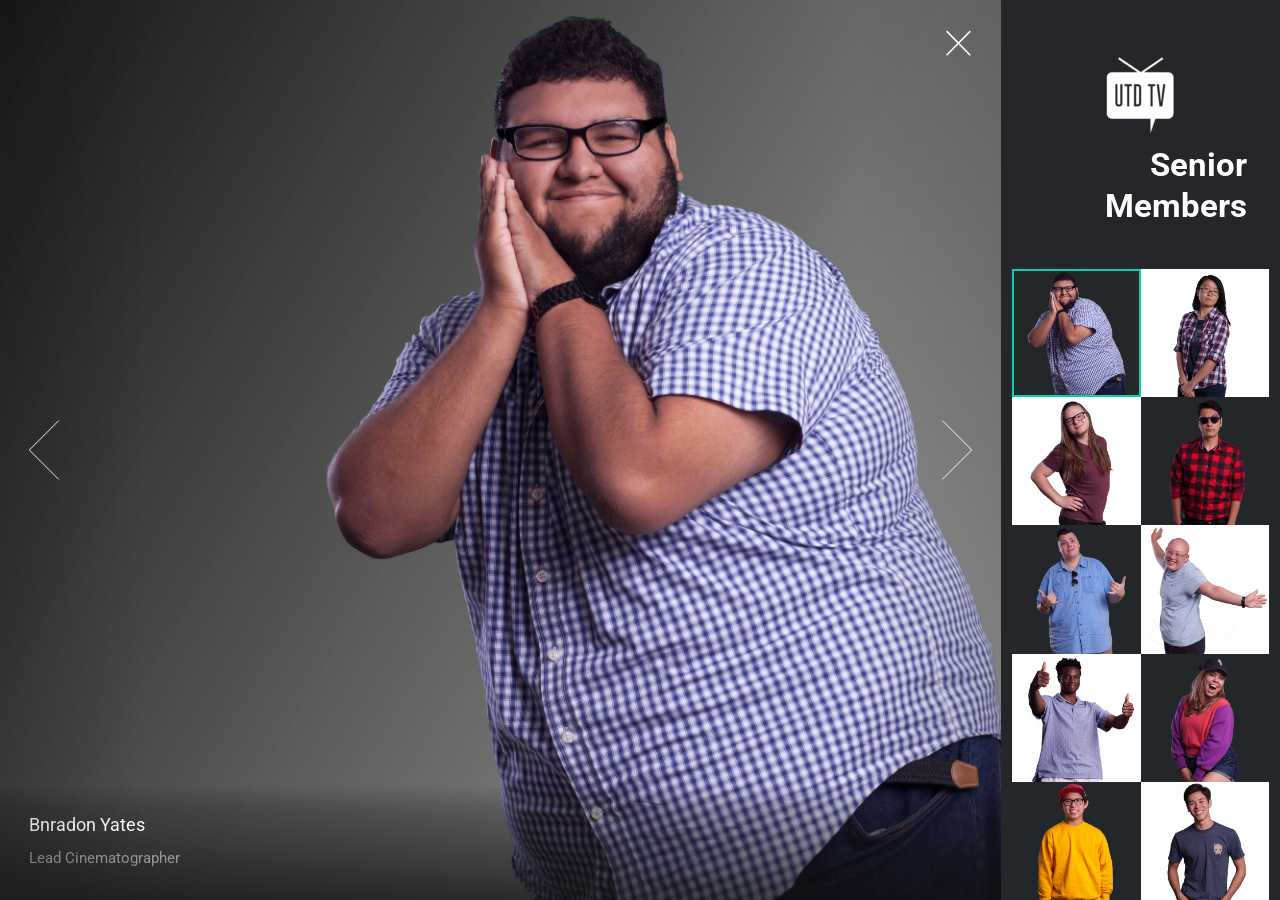
<file: senior-members-page/senior-members.html>
<!DOCTYPE HTML>
<html>
	<head>
		<title>UTD TV | Senior Members</title>
		<meta charset="utf-8" />
		<meta name="viewport" content="width=device-width, initial-scale=1, user-scalable=no" />
		<link rel="stylesheet" href="assets/css/main.css" />
		<noscript><link rel="stylesheet" href="assets/css/noscript.css" /></noscript>
	</head>
	<body class="is-preload-0 is-preload-1 is-preload-2">

		<!-- Main -->
			<div id="main">

				<!-- Header -->
					<header id="header">
						<img src="images/white_logo.png"/>
						<h1>Senior Members</h1>
					</header>

				<!-- Thumbnail -->
					<section id="thumbnails">
						<article>
							<a class="thumbnail" href="images/fulls/rudy_full.jpg" data-position="left center"><img src="images/thumbs/rudy_thumb.jpg" alt="" /></a>
							<h2>Bnradon Yates</h2>
							<p>Lead Cinematographer</p>
						</article>
						<article>
							<a class="thumbnail" href="images/fulls/ellen_full.jpg"><img src="images/thumbs/ellen_thumb.jpg" alt="" /></a>
							<h2>Adan Morales</h2>
							<p>Sed velit lacus, laoreet at venenatis convallis in lorem tincidunt.</p>
						</article>
						<article>
							<a class="thumbnail" href="images/fulls/james_full.jpg" data-position="top center"><img src="images/thumbs/james_thumb.jpg" alt="" /></a>
							<h2>Nec accumsan enim felis</h2>
							<p>Maecenas eleifend tellus ut turpis eleifend, vitae pretium faucibus.</p>
						</article>
						<article>
							<a class="thumbnail" href="images/fulls/adan_full.jpg"><img src="images/thumbs/adan1_thumb1.jpg" alt="" /></a>
							<h2>Donec maximus nisi eget</h2>
							<p>Tristique in nulla vel congue. Sed sociis natoque parturient nascetur.</p>
						</article>
						<article>
							<a class="thumbnail" href="images/fulls/ethan_full.jpg" data-position="top center"><img src="images/thumbs/ethan_thumb.jpg" alt="" /></a>
							<h2>Nullam vitae nunc vulputate</h2>
							<p>In pellentesque cursus velit id posuere. Donec vehicula nulla.</p>
						</article>
						<article>
							<a class="thumbnail" href="images/fulls/cal_full.jpg"><img src="images/thumbs/cal_thumb.jpg" alt="" /></a>
							<h2>Phasellus magna faucibus</h2>
							<p>Nulla dignissim libero maximus tellus varius dictum ut posuere magna.</p>
						</article>
						<article>
							<a class="thumbnail" href="images/fulls/freddy_full.jpg"><img src="images/thumbs/freddy_thumb.jpg" alt="" /></a>
							<h2>Proin quis mauris</h2>
							<p>Etiam ultricies, lorem quis efficitur porttitor, facilisis ante orci urna.</p>
						</article>
						<article>
							<a class="thumbnail" href="images/fulls/abby_full.jpg"><img src="images/thumbs/abby_thumb.jpg" alt="" /></a>
							<h2>Proin quis mauris</h2>
							<p>Etiam ultricies, lorem quis efficitur porttitor, facilisis ante orci urna.</p>
						</article>
						<article>
							<a class="thumbnail" href="images/fulls/joe_full.jpg"><img src="images/thumbs/joe_thumb.jpg" alt="" /></a>
							<h2>Proin quis mauris</h2>
							<p>Etiam ultricies, lorem quis efficitur porttitor, facilisis ante orci urna.</p>
						</article>
						<article>
							<a class="thumbnail" href="images/fulls/brandon_full.jpg"><img src="images/thumbs/brandon_thumb.jpg" alt="" /></a>
							<h2>Proin quis mauris</h2>
							<p>Etiam ultricies, lorem quis efficitur porttitor, facilisis ante orci urna.</p>
						</article>
						<article>
							<a class="thumbnail" href="images/fulls/jesse_full.jpg"><img src="images/thumbs/jesse_thumb.jpg" alt="" /></a>
							<h2>Proin quis mauris</h2>
							<p>Etiam ultricies, lorem quis efficitur porttitor, facilisis ante orci urna.</p>
						</article>
						
					</section>

				<!-- Footer -->
					<footer id="footer">
						<ul class="copyright">
							<li>&copy; 2018.</li><li>Photos By: Bryan Pham</li>
						</ul>
					</footer>

			</div>

		<!-- Scripts -->
			<script src="assets/js/jquery.min.js"></script>
			<script src="assets/js/browser.min.js"></script>
			<script src="assets/js/breakpoints.min.js"></script>
			<script src="assets/js/main.js"></script>

	</body>
</html>
</file>
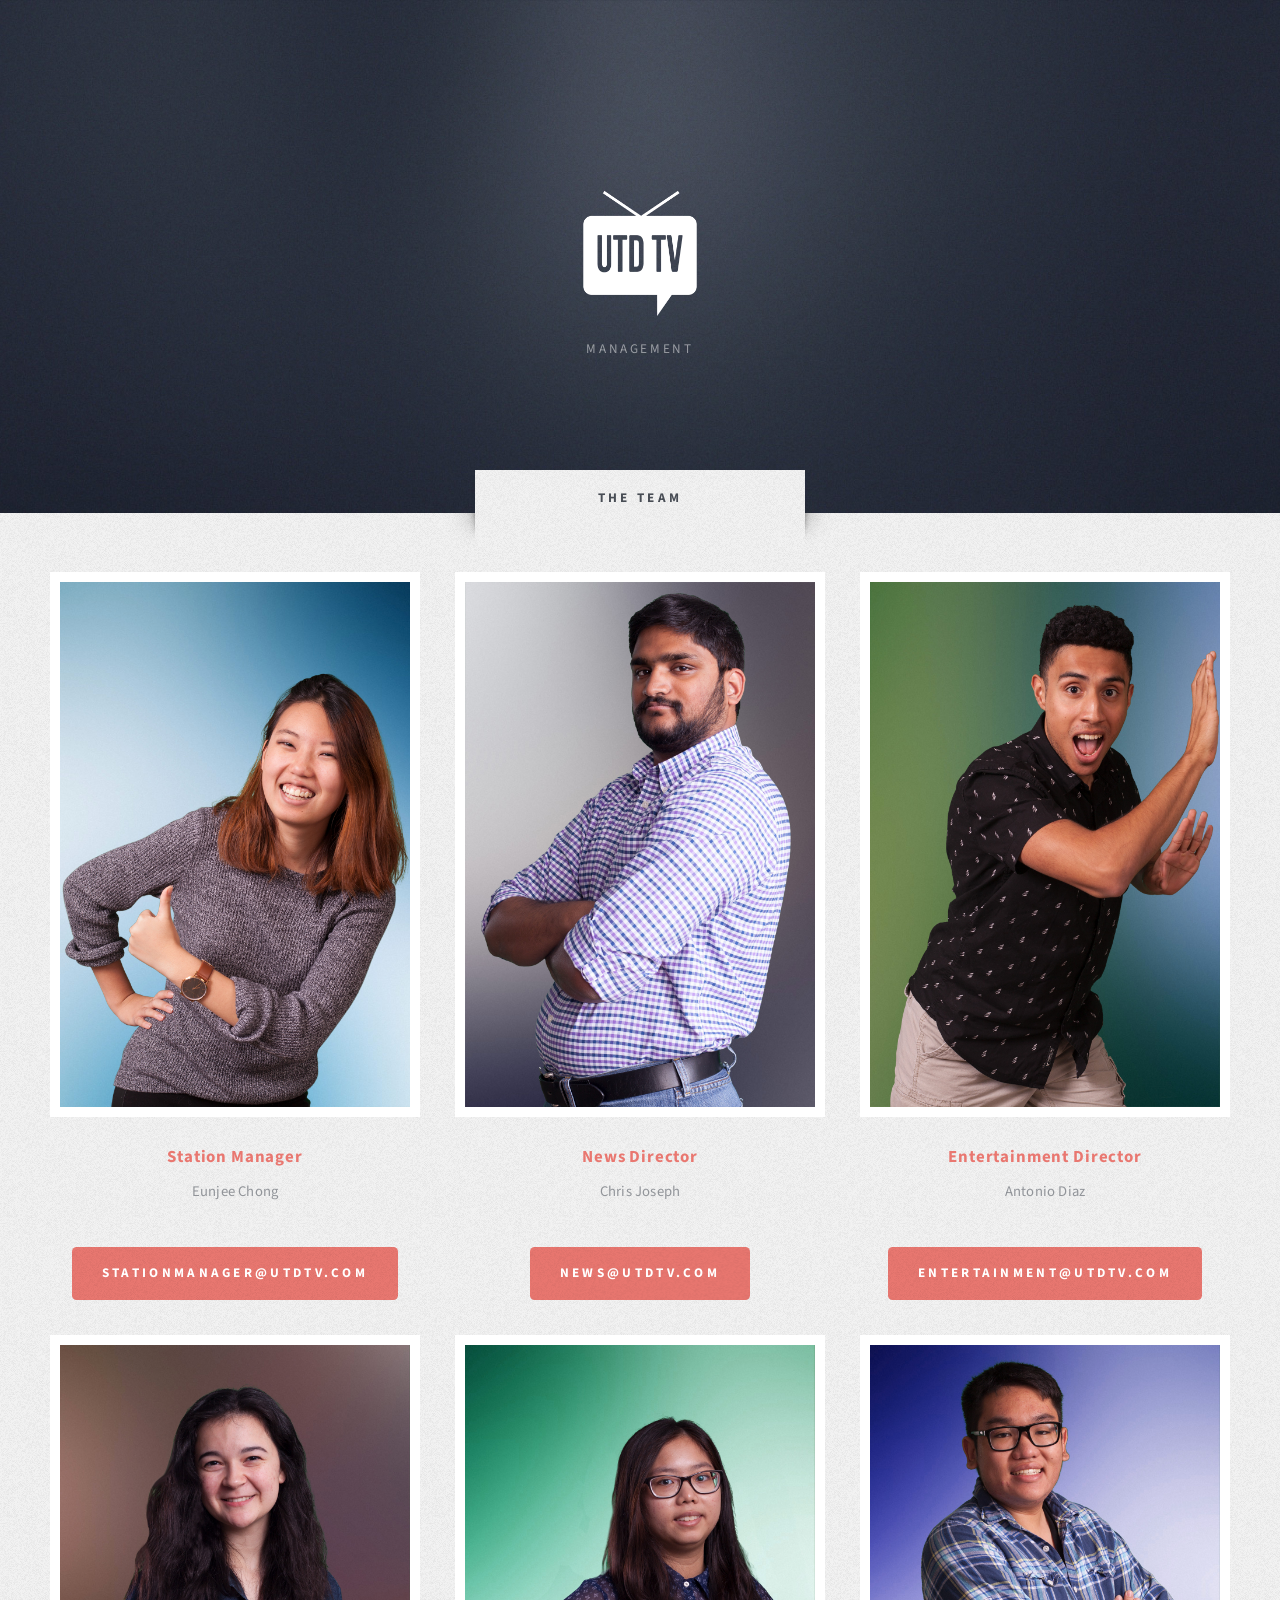
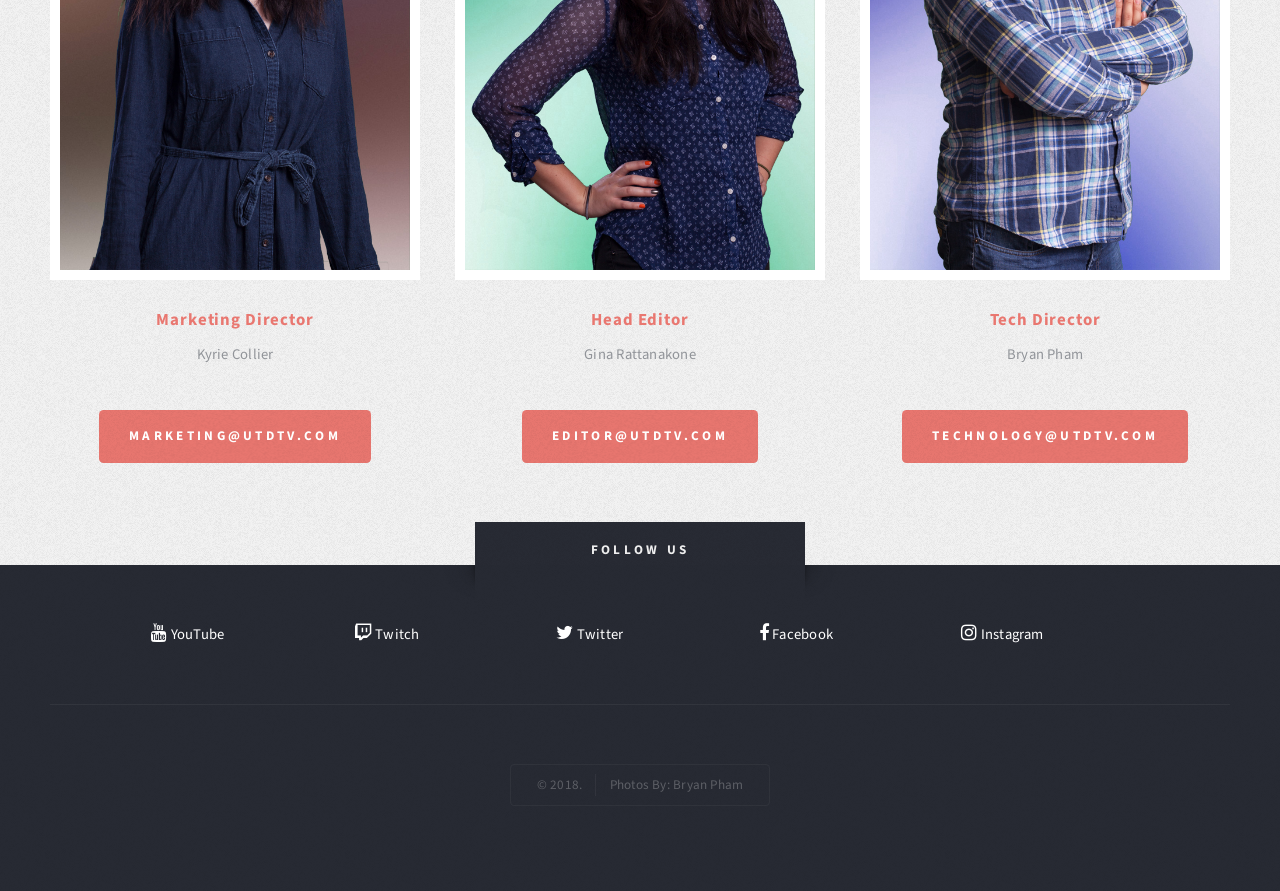
<file: team-page/team-page.html>
<!DOCTYPE HTML>

<html>
	<head>
		<title>UTD TV | Our Team</title>
		<meta charset="utf-8" />
		<meta name="viewport" content="width=device-width, initial-scale=1, user-scalable=no" />
		<link rel="stylesheet" href="assets/css/main.css" />
	</head>
	<body class="homepage is-preload">
		<div id="page-wrapper">

			<!-- Header -->
				<section id="header" class="wrapper">
					<!-- Logo -->
						<div id="logo">
							<h1><img src="images/UTDTV-logo-white.png" width="10%"/></h1>
							<p>Management</p>
						</div>

				</section>

			<!-- Highlights -->
				<section id="highlights" class="wrapper style3">
					<div class="title">The Team</div>
					<div class="container">
						<div class="row aln-center">
							<div class="col-4 col-12-medium">
								<section class="highlight">
									<a href="#" class="image featured"><img src="images/eunjee.jpg" alt="" /></a>
									<h3>Station Manager</h3>
									<p>Eunjee Chong</p>
									<ul class="actions">
										<li><a class="button style1">stationmanager@utdtv.com</a></li>
									</ul>
								</section>
							</div>
							<div class="col-4 col-12-medium">
								<section class="highlight">
									<a href="#" class="image featured"><img src="images/chris.jpg" alt="" /></a>
									<h3>News Director</h3>
									<p>Chris Joseph</p>
									<ul class="actions">
										<li><a class="button style1">news@utdtv.com</a></li>
									</ul>
								</section>
							</div>
							<div class="col-4 col-12-medium">
								<section class="highlight">
									<a href="#" class="image featured"><img src="images/antonio.jpg" alt="" /></a>
									<h3>Entertainment Director</h3>
									<p>Antonio Diaz</p>
									<ul class="actions">
										<li><a class="button style1">entertainment@utdtv.com</a></li>
									</ul>
								</section>
							</div>
							<div class="col-4 col-12-medium">
								<section class="highlight">
									<a href="#" class="image featured"><img src="images/kyrie.jpg" alt="" /></a>
									<h3>Marketing Director</h3>
									<p>Kyrie Collier</p>
									<ul class="actions">
										<li><a class="button style1">marketing@utdtv.com</a></li>
									</ul>
								</section>
							</div>
							<div class="col-4 col-12-medium">
								<section class="highlight">
									<a href="#" class="image featured"><img src="images/gina.jpg" alt="" /></a>
									<h3>Head Editor</h3>
									<p>Gina Rattanakone</p>
									<ul class="actions">
										<li><a class="button style1">editor@utdtv.com</a></li>
									</ul>
								</section>
							</div>
							<div class="col-4 col-12-medium">
								<section class="highlight">
									<a href="#" class="image featured"><img src="images/bryan.jpg" alt="" /></a>
									<h3>Tech Director</h3>
									<p>Bryan Pham</p>
									<ul class="actions">
										<li><a class="button style1">technology@utdtv.com</a></li>
									</ul>
								</section>
							</div>
						</div>
					</div>
				</section>

			<!-- Footer -->
				<section id="footer" class="wrapper">
					<div class="title">Follow Us</div>
					<div class="container">
						<div class="row aln-center">
							<div class="col-2 col-2-medium">
								<a href="https://www.youtube.com/user/utdtv" class="icon fa-youtube"> YouTube</a>
							</div>
							<div class="col-2 col-2-medium">
								<a href="https://www.twitch.tv/utdtv" class="icon fa-twitch"> Twitch</a>
							</div>
							<div class="col-2 col-2-medium">
								<a href="https://twitter.com/UTDTV" class="icon fa-twitter"> Twitter</a>
							</div>
							<div class="col-2 col-2-medium">
								<a href="https://www.facebook.com/UTDTV/" class="icon fa-facebook"> Facebook</a>
							</div>
							<div class="col-2 col-2-medium">
								<a href="https://www.instagram.com/utdtv/" class="icon fa-instagram"> Instagram </a>
							</div>
						</div>
						
						<div id="copyright">
							<ul>
								<li>&copy; 2018.</li><li>Photos By: Bryan Pham</li>
							</ul>
						</div>
					</div>
				</section>

		</div>

		<!-- Scripts -->
			<script src="assets/js/jquery.min.js"></script>
			<script src="assets/js/jquery.dropotron.min.js"></script>
			<script src="assets/js/browser.min.js"></script>
			<script src="assets/js/breakpoints.min.js"></script>
			<script src="assets/js/util.js"></script>
			<script src="assets/js/main.js"></script>

	</body>
</html>
</file>
<file: senior-members-page/assets/css/noscript.css>
/*
	Lens by HTML5 UP
	html5up.net | @ajlkn
	Free for personal and commercial use under the CCA 3.0 license (html5up.net/license)
*/

/* Main */

	#main {
		opacity: 1 !important;
		right: 0 !important;
	}

	body:before {
		content: 'Javascript is disabled :(';
		display: block;
		position: absolute;
		top: 50%;
		width: calc(100% - 22.5em * 0.333333333);
		height: 4em;
		margin-top: -2em;
		color: #282828;
		cursor: default;
		font-size: 3em;
		line-height: 4em;
		text-align: center;
		white-space: nowrap;
		left: 0;
	}
</file>
<file: senior-members-page/assets/css/main.css>
@import url(font-awesome.min.css);
@import url("https://fonts.googleapis.com/css?family=Roboto:400,700");

/*
	Lens by HTML5 UP
	html5up.net | @ajlkn
	Free for personal and commercial use under the CCA 3.0 license (html5up.net/license)
*/

html, body, div, span, applet, object,
iframe, h1, h2, h3, h4, h5, h6, p, blockquote,
pre, a, abbr, acronym, address, big, cite,
code, del, dfn, em, img, ins, kbd, q, s, samp,
small, strike, strong, sub, sup, tt, var, b,
u, i, center, dl, dt, dd, ol, ul, li, fieldset,
form, label, legend, table, caption, tbody,
tfoot, thead, tr, th, td, article, aside,
canvas, details, embed, figure, figcaption,
footer, header, hgroup, menu, nav, output, ruby,
section, summary, time, mark, audio, video {
	margin: 0;
	padding: 0;
	border: 0;
	font-size: 100%;
	font: inherit;
	vertical-align: baseline;}

article, aside, details, figcaption, figure,
footer, header, hgroup, menu, nav, section {
	display: block;}

body {
	line-height: 1;
}

ol, ul {
	list-style: none;
}

blockquote, q {
	quotes: none;
}

	blockquote:before, blockquote:after, q:before, q:after {
		content: '';
		content: none;
	}

table {
	border-collapse: collapse;
	border-spacing: 0;
}

body {
	-webkit-text-size-adjust: none;
}

mark {
	background-color: transparent;
	color: inherit;
}

input::-moz-focus-inner {
	border: 0;
	padding: 0;
}

input, select, textarea {
	-moz-appearance: none;
	-webkit-appearance: none;
	-ms-appearance: none;
	appearance: none;
}

/* Basic */

	/*
		@-ms-viewport {
			width: device-width;
		}

	*/

	@media screen and (max-width: 480px) {

		html, body {
			min-width: 320px;
		}

	}

	body.is-preload-0 *, body.is-preload-0 *:before, body.is-preload-0 *:after {
		-moz-animation: none !important;
		-webkit-animation: none !important;
		-ms-animation: none !important;
		animation: none !important;
		-moz-transition: none !important;
		-webkit-transition: none !important;
		-ms-transition: none !important;
		transition: none !important;
	}

	html {
		box-sizing: border-box;
	}

	*, *:before, *:after {
		box-sizing: inherit;
	}

	html, body {
		background-color: #242629;
		overflow: hidden;
	}

/* Type */

	html {
		font-size: 16pt;
	}

		@media screen and (max-width: 1680px) {

			html {
				font-size: 12pt;
			}

		}

		@media screen and (max-width: 1280px) {

			html {
				font-size: 11pt;
			}

		}

	body {
		background-color: #242629;
		color: #aaa;
	}

	body, input, select, textarea {
		font-family: "Roboto", Helvetica, sans-serif;
		font-weight: 400;
		line-height: 1.65;
		font-size: 1em;
		color: #aaa;
	}

	a {
		-moz-transition: color 0.25s ease, border-bottom-color 0.25s ease;
		-webkit-transition: color 0.25s ease, border-bottom-color 0.25s ease;
		-ms-transition: color 0.25s ease, border-bottom-color 0.25s ease;
		transition: color 0.25s ease, border-bottom-color 0.25s ease;
		border-bottom: dotted 1px;
		color: inherit;
		text-decoration: none;
	}

		a:hover {
			border-bottom-color: transparent;
			color: #00D3B7;
		}

	strong, b {
		font-weight: 400;
		color: #ffffff;
	}

	em, i {
		font-style: italic;
	}

	p {
		margin: 0 0 1.25em 0;
	}

	h1, h2, h3, h4, h5, h6 {
		font-weight: 400;
		line-height: 1.25;
		margin: 0 0 0.5em 0;
		color: #ffffff;
	}

		h1 a, h2 a, h3 a, h4 a, h5 a, h6 a {
			color: inherit;
			text-decoration: none;
		}

	h2 {
		font-size: 1.25em;
	}

	h3 {
		font-size: 1em;
	}

	h4 {
		font-size: 0.9em;
	}

	h5 {
		font-size: 0.8em;
	}

	h6 {
		font-size: 0.7em;
	}

	sub {
		font-size: 0.8em;
		position: relative;
		top: 0.5em;
	}

	sup {
		font-size: 0.8em;
		position: relative;
		top: -0.5em;
	}

	blockquote {
		border-left: solid 4px #ccc;
		font-style: italic;
		margin: 0 0 1.25em 0;
		padding: 0.3125em 0 0.3125em 1.25em;
	}

	code {
		border-radius: 4px;
		border: solid 1px;
		font-family: "Courier New", monospace;
		font-size: 0.9em;
		margin: 0 0.25em;
		padding: 0.25em 0.65em;
		border-color: #ccc;
	}

	pre {
		-webkit-overflow-scrolling: touch;
		font-family: "Courier New", monospace;
		font-size: 0.9em;
		margin: 0 0 1.25em 0;
	}

		pre code {
			display: block;
			padding: 1em 1.5em;
			overflow-x: auto;
		}

	hr {
		border: 0;
		border-bottom: solid 1px #ccc;
		margin: 1.25em 0;
	}

		hr.major {
			margin: 1.875em 0;
		}

	.align-left {
		text-align: left;
	}

	.align-center {
		text-align: center;
	}

	.align-right {
		text-align: right;
	}

/* Button */

	input[type="submit"],
	input[type="reset"],
	input[type="button"],
	button,
	.button {
		-moz-appearance: none;
		-webkit-appearance: none;
		-ms-appearance: none;
		appearance: none;
		-moz-transition: background-color 0.25s ease-in-out, border-color 0.25s ease-in-out, color 0.25s ease-in-out;
		-webkit-transition: background-color 0.25s ease-in-out, border-color 0.25s ease-in-out, color 0.25s ease-in-out;
		-ms-transition: background-color 0.25s ease-in-out, border-color 0.25s ease-in-out, color 0.25s ease-in-out;
		transition: background-color 0.25s ease-in-out, border-color 0.25s ease-in-out, color 0.25s ease-in-out;
		background-color: transparent;
		border-radius: 4px;
		border: solid 1px #ccc;
		color: #555;
		cursor: pointer;
		display: inline-block;
		line-height: 1;
		padding: 0.75em 1.5em;
		text-align: center;
		text-decoration: none;
		white-space: nowrap;
	}

		input[type="submit"]:hover,
		input[type="reset"]:hover,
		input[type="button"]:hover,
		button:hover,
		.button:hover {
			border-color: #00D3B7;
			color: #00D3B7;
		}

			input[type="submit"]:hover:active,
			input[type="reset"]:hover:active,
			input[type="button"]:hover:active,
			button:hover:active,
			.button:hover:active {
				background-color: rgba(0, 211, 183, 0.15);
			}

		input[type="submit"].icon,
		input[type="reset"].icon,
		input[type="button"].icon,
		button.icon,
		.button.icon {
			padding-left: 1.35em;
		}

			input[type="submit"].icon:before,
			input[type="reset"].icon:before,
			input[type="button"].icon:before,
			button.icon:before,
			.button.icon:before {
				margin-right: 0.5em;
			}

		input[type="submit"].fit,
		input[type="reset"].fit,
		input[type="button"].fit,
		button.fit,
		.button.fit {
			width: 100%;
		}

		input[type="submit"].small,
		input[type="reset"].small,
		input[type="button"].small,
		button.small,
		.button.small {
			font-size: 0.8em;
		}

		input[type="submit"].large,
		input[type="reset"].large,
		input[type="button"].large,
		button.large,
		.button.large {
			font-size: 1.35em;
		}

		input[type="submit"].disabled, input[type="submit"]:disabled,
		input[type="reset"].disabled,
		input[type="reset"]:disabled,
		input[type="button"].disabled,
		input[type="button"]:disabled,
		button.disabled,
		button:disabled,
		.button.disabled,
		.button:disabled {
			pointer-events: none;
			opacity: 0.25;
		}

/* Form */

	form {
		margin: 0 0 1.25em 0;
	}

	label {
		color: #555;
		display: block;
		font-size: 0.9em;
		font-weight: 400;
		margin: 0 0 0.625em 0;
	}

	input[type="text"],
	input[type="password"],
	input[type="email"],
	select,
	textarea {
		-moz-appearance: none;
		-webkit-appearance: none;
		-ms-appearance: none;
		appearance: none;
		background-color: transparent;
		border-radius: 4px;
		border: solid 1px #ccc;
		color: inherit;
		display: block;
		outline: 0;
		padding: 0 0.75em;
		text-decoration: none;
		width: 100%;
	}

		input[type="text"]:invalid,
		input[type="password"]:invalid,
		input[type="email"]:invalid,
		select:invalid,
		textarea:invalid {
			box-shadow: none;
		}

		input[type="text"]:focus,
		input[type="password"]:focus,
		input[type="email"]:focus,
		select:focus,
		textarea:focus {
			border-color: #00D3B7;
		}

	select {
		background-image: url("data:image/svg+xml;charset=utf8,%3Csvg xmlns='http://www.w3.org/2000/svg' width='40' height='40' preserveAspectRatio='none' viewBox='0 0 40 40'%3E%3Cpath d='M9.4,12.3l10.4,10.4l10.4-10.4c0.2-0.2,0.5-0.4,0.9-0.4c0.3,0,0.6,0.1,0.9,0.4l3.3,3.3c0.2,0.2,0.4,0.5,0.4,0.9 c0,0.4-0.1,0.6-0.4,0.9L20.7,31.9c-0.2,0.2-0.5,0.4-0.9,0.4c-0.3,0-0.6-0.1-0.9-0.4L4.3,17.3c-0.2-0.2-0.4-0.5-0.4-0.9 c0-0.4,0.1-0.6,0.4-0.9l3.3-3.3c0.2-0.2,0.5-0.4,0.9-0.4S9.1,12.1,9.4,12.3z' fill='%23ccc' /%3E%3C/svg%3E");
		background-size: 1.25rem;
		background-repeat: no-repeat;
		background-position: calc(100% - 1rem) center;
		height: 2.75em;
		padding-right: 2.75em;
		text-overflow: ellipsis;
	}

		select option {
			color: #555;
			background: #fff;
		}

		select:focus::-ms-value {
			background-color: transparent;
		}

		select::-ms-expand {
			display: none;
		}

	.select-wrapper {
		text-decoration: none;
		display: block;
		position: relative;
	}

		.select-wrapper:before {
			-moz-osx-font-smoothing: grayscale;
			-webkit-font-smoothing: antialiased;
			font-family: FontAwesome;
			font-style: normal;
			font-weight: normal;
			text-transform: none !important;
		}

		.select-wrapper:before {
			color: #ccc;
			content: '\f107';
			display: block;
			height: 2.75em;
			line-height: 2.75em;
			pointer-events: none;
			position: absolute;
			right: 0;
			text-align: center;
			top: 0;
			width: 2.75em;
		}

		.select-wrapper select::-ms-expand {
			display: none;
		}

	input[type="text"],
	input[type="password"],
	input[type="email"],
	select {
		height: 2.75em;
	}

	textarea {
		padding: 0.75em 1em;
	}

	input[type="checkbox"],
	input[type="radio"] {
		-moz-appearance: none;
		-webkit-appearance: none;
		-ms-appearance: none;
		appearance: none;
		display: block;
		float: left;
		margin-right: -2em;
		opacity: 0;
		width: 1em;
		z-index: -1;
	}

		input[type="checkbox"] + label,
		input[type="radio"] + label {
			text-decoration: none;
			color: #aaa;
			cursor: pointer;
			display: inline-block;
			font-size: 1em;
			font-weight: 400;
			margin: 0;
			padding-left: 2.4em;
			padding-right: 0.75em;
			position: relative;
		}

			input[type="checkbox"] + label:before,
			input[type="radio"] + label:before {
				-moz-osx-font-smoothing: grayscale;
				-webkit-font-smoothing: antialiased;
				font-family: FontAwesome;
				font-style: normal;
				font-weight: normal;
				text-transform: none !important;
			}

			input[type="checkbox"] + label:before,
			input[type="radio"] + label:before {
				background: transparent;
				border-radius: 4px;
				border: solid 1px #ccc;
				content: '';
				display: inline-block;
				height: 1.65em;
				left: 0;
				line-height: 1.58125em;
				position: absolute;
				text-align: center;
				top: 0;
				width: 1.65em;
			}

		input[type="checkbox"]:checked + label:before,
		input[type="radio"]:checked + label:before {
			background-color: #555;
			border-color: #555;
			color: #fff;
			content: '\f00c';
		}

		input[type="checkbox"]:focus + label:before,
		input[type="radio"]:focus + label:before {
			border-color: #00D3B7;
		}

	input[type="checkbox"] + label:before {
		border-radius: 4px;
	}

	input[type="radio"] + label:before {
		border-radius: 100%;
	}

	::-webkit-input-placeholder {
		opacity: 1.0;
		color: #ccc !important;
	}

	:-moz-placeholder {
		opacity: 1.0;
		color: #ccc !important;
	}

	::-moz-placeholder {
		opacity: 1.0;
		color: #ccc !important;
	}

	:-ms-input-placeholder {
		opacity: 1.0;
		color: #ccc !important;
	}

	.field {
		margin: 0 0 1.25em 0;
	}

/* Icon */

	.icon {
		text-decoration: none;
		border-bottom: none;
		position: relative;
	}

		.icon:before {
			-moz-osx-font-smoothing: grayscale;
			-webkit-font-smoothing: antialiased;
			font-family: FontAwesome;
			font-style: normal;
			font-weight: normal;
			text-transform: none !important;
		}

		.icon > .label {
			display: none;
		}

/* List */

	ol {
		list-style: decimal;
		margin: 0 0 1.25em 0;
		padding-left: 1.25em;
	}

		ol li {
			padding-left: 0.25em;
		}

	ul {
		list-style: disc;
		margin: 0 0 1.25em 0;
		padding-left: 1em;
	}

		ul li {
			padding-left: 0.5em;
		}

		ul.alt {
			list-style: none;
			padding-left: 0;
		}

			ul.alt li {
				border-top: solid 1px #ccc;
				padding: 0.5em 0;
			}

				ul.alt li:first-child {
					border-top: 0;
					padding-top: 0;
				}

	dl {
		margin: 0 0 1.25em 0;
	}

		dl dt {
			display: block;
			font-weight: 400;
			margin: 0 0 0.625em 0;
		}

		dl dd {
			margin-left: 1.25em;
		}

/* Actions */

	ul.actions {
		display: -moz-flex;
		display: -webkit-flex;
		display: -ms-flex;
		display: flex;
		cursor: default;
		list-style: none;
		margin-left: -0.625em;
		padding-left: 0;
	}

		ul.actions li {
			padding: 0 0 0 0.625em;
			vertical-align: middle;
		}

		ul.actions.special {
			-moz-justify-content: center;
			-webkit-justify-content: center;
			-ms-justify-content: center;
			justify-content: center;
			width: 100%;
			margin-left: 0;
		}

			ul.actions.special li:first-child {
				padding-left: 0;
			}

		ul.actions.stacked {
			-moz-flex-direction: column;
			-webkit-flex-direction: column;
			-ms-flex-direction: column;
			flex-direction: column;
			margin-left: 0;
		}

			ul.actions.stacked li {
				padding: 0.8125em 0 0 0;
			}

				ul.actions.stacked li:first-child {
					padding-top: 0;
				}

		ul.actions.fit {
			width: calc(100% + 0.625em);
		}

			ul.actions.fit li {
				-moz-flex-grow: 1;
				-webkit-flex-grow: 1;
				-ms-flex-grow: 1;
				flex-grow: 1;
				-moz-flex-shrink: 1;
				-webkit-flex-shrink: 1;
				-ms-flex-shrink: 1;
				flex-shrink: 1;
				width: 100%;
			}

				ul.actions.fit li > * {
					width: 100%;
				}

			ul.actions.fit.stacked {
				width: 100%;
			}

		@media screen and (max-width: 480px) {

			ul.actions:not(.fixed) {
				-moz-flex-direction: column;
				-webkit-flex-direction: column;
				-ms-flex-direction: column;
				flex-direction: column;
				margin-left: 0;
				width: 100% !important;
			}

				ul.actions:not(.fixed) li {
					-moz-flex-grow: 1;
					-webkit-flex-grow: 1;
					-ms-flex-grow: 1;
					flex-grow: 1;
					-moz-flex-shrink: 1;
					-webkit-flex-shrink: 1;
					-ms-flex-shrink: 1;
					flex-shrink: 1;
					padding: 0.625em 0 0 0;
					text-align: center;
					width: 100%;
				}


					ul.actions:not(.fixed) li > * {
						width: 100%;
					}

					ul.actions:not(.fixed) li:first-child {
						padding-top: 0;
					}

					ul.actions:not(.fixed) li input[type="submit"],
					ul.actions:not(.fixed) li input[type="reset"],
					ul.actions:not(.fixed) li input[type="button"],
					ul.actions:not(.fixed) li button,
					ul.actions:not(.fixed) li .button {
						width: 100%;
					}

						ul.actions:not(.fixed) li input[type="submit"].icon:before,
						ul.actions:not(.fixed) li input[type="reset"].icon:before,
						ul.actions:not(.fixed) li input[type="button"].icon:before,
						ul.actions:not(.fixed) li button.icon:before,
						ul.actions:not(.fixed) li .button.icon:before {
							margin-left: -0.5rem;
						}

		}

/* Icons */

	ul.icons {
		cursor: default;
		list-style: none;
		padding-left: 0;
	}

		ul.icons li {
			display: inline-block;
			padding: 0 1em 0 0;
		}

			ul.icons li:last-child {
				padding-right: 0;
			}

			ul.icons li .icon:before {
				font-size: 1.5rem;
			}

/* Main */

	#main {
		-moz-transition: opacity 0.75s ease, right 0.75s ease, left 0.75s ease, visibility 0.75s;
		-webkit-transition: opacity 0.75s ease, right 0.75s ease, left 0.75s ease, visibility 0.75s;
		-ms-transition: opacity 0.75s ease, right 0.75s ease, left 0.75s ease, visibility 0.75s;
		transition: opacity 0.75s ease, right 0.75s ease, left 0.75s ease, visibility 0.75s;
		-webkit-overflow-scrolling: touch;
		position: fixed;
		top: 0;
		width: 22.5em;
		height: 100%;
		background: #242629;
		outline: 0;
		overflow-x: hidden;
		overflow-y: auto;
		text-align: right;
		visibility: visible;
		z-index: 10000;
		right: 0;
	}

		#main .toggle {
			-webkit-tap-highlight-color: rgba(0, 0, 0, 0);
			position: absolute;
			top: 0;
			width: 4em;
			height: 4em;
			background-image: url("images/close-small-alt.svg");
			background-repeat: no-repeat;
			background-size: 32px 32px;
			cursor: pointer;
			display: none;
			z-index: 1;
			background-position: 0.5em 0.5em;
			left: 0;
		}

		body.fullscreen #main {
			visibility: hidden;
			right: -22.5em;
		}

		body.is-preload-1 #main {
			opacity: 0;
			right: -2em;
		}

		@media screen and (max-width: 1280px) {

			#main {
				width: 19em;
			}

				body.fullscreen #main {
					right: -19em;
				}

		}

		@media screen and (max-width: 980px) {

			#main {
				background: #242629;/*rgba(255, 255, 255, 0.925);*/
			}

				#main .toggle {
					display: block;
				}

		}

		@media screen and (max-width: 480px) {

			#main {
				-moz-transition: opacity 0.5s ease, visibility 0.5s;
				-webkit-transition: opacity 0.5s ease, visibility 0.5s;
				-ms-transition: opacity 0.5s ease, visibility 0.5s;
				transition: opacity 0.5s ease, visibility 0.5s;
				width: 100%;
				background: #242629;
				text-align: center;
			}

				body.is-preload-1 #main {
					left: auto !important;
					right: auto !important;
				}

				body.fullscreen #main {
					left: auto !important;
					right: auto !important;
					opacity: 0;
				}

				#main .toggle {
					display: none;
				}

		}

/* Header */

	#header {
		padding: 3em 2.25em 1.75em 2.25em ;
	}

		#header h1 {
			font-size: 2.25em;
			font-weight: 700;
		}
		
		#header img {
			margin-left: auto;
			margin-right: auto;
			display: block;
		}

/* Footer */

	#footer {
		padding: 2.25em 2.25em 1em 2.25em ;
	}

		#footer .copyright {
			list-style: none;
			padding: 0;
		}

			#footer .copyright li {
				display: inline-block;
				font-size: 0.8em;
				margin-left: 0.35em;
				padding: 0;
			}

				#footer .copyright li:first-child {
					margin-left: 0;
				}

/* Thumbnails */

	#thumbnails {
		display: -moz-flex;
		display: -webkit-flex;
		display: -ms-flex;
		display: flex;
		-moz-flex-wrap: wrap;
		-webkit-flex-wrap: wrap;
		-ms-flex-wrap: wrap;
		flex-wrap: wrap;
		padding: 0 0.75em;
	}

		#thumbnails article {
			position: relative;
			width: 50%;
			background: #101010;
			outline: 0;
		}

			#thumbnails article .thumbnail {
				-webkit-tap-highlight-color: rgba(0, 0, 0, 0);
				display: block;
				position: relative;
				border: 0;
				outline: 0;
			}

				#thumbnails article .thumbnail img {
					display: block;
					width: 100%;
				}

				#thumbnails article .thumbnail:before {
					pointer-events: none;
					-moz-transition: opacity 0.25s ease;
					-webkit-transition: opacity 0.25s ease;
					-ms-transition: opacity 0.25s ease;
					transition: opacity 0.25s ease;
					content: '';
					position: absolute;
					left: 0;
					top: 0;
					width: 100%;
					height: 100%;
					box-shadow: inset 0 0 0 2px #00D3B7, inset 0 0 0px 3px rgba(0, 0, 0, 0.15);
					opacity: 0;
					z-index: 1;
				}

				#thumbnails article .thumbnail:focus:before {
					opacity: 0.5;
				}

			#thumbnails article h2, #thumbnails article p {
				display: none;
			}

			#thumbnails article.active .thumbnail:before {
				opacity: 1;
			}

		@media screen and (max-width: 480px) {

			#thumbnails article .thumbnail:before {
				display: none;
			}

		}

/* Viewer */

	@-moz-keyframes spinner {
		0% {
			-moz-transform: rotate(0deg);
			-webkit-transform: rotate(0deg);
			-ms-transform: rotate(0deg);
			transform: rotate(0deg);
		}

		100% {
			-moz-transform: rotate(360deg);
			-webkit-transform: rotate(360deg);
			-ms-transform: rotate(360deg);
			transform: rotate(360deg);
		}
	}

	@-webkit-keyframes spinner {
		0% {
			-moz-transform: rotate(0deg);
			-webkit-transform: rotate(0deg);
			-ms-transform: rotate(0deg);
			transform: rotate(0deg);
		}

		100% {
			-moz-transform: rotate(360deg);
			-webkit-transform: rotate(360deg);
			-ms-transform: rotate(360deg);
			transform: rotate(360deg);
		}
	}

	@-ms-keyframes spinner {
		0% {
			-moz-transform: rotate(0deg);
			-webkit-transform: rotate(0deg);
			-ms-transform: rotate(0deg);
			transform: rotate(0deg);
		}

		100% {
			-moz-transform: rotate(360deg);
			-webkit-transform: rotate(360deg);
			-ms-transform: rotate(360deg);
			transform: rotate(360deg);
		}
	}

	@keyframes spinner {
		0% {
			-moz-transform: rotate(0deg);
			-webkit-transform: rotate(0deg);
			-ms-transform: rotate(0deg);
			transform: rotate(0deg);
		}

		100% {
			-moz-transform: rotate(360deg);
			-webkit-transform: rotate(360deg);
			-ms-transform: rotate(360deg);
			transform: rotate(360deg);
		}
	}

	#viewer {
		-moz-transition: opacity 0.75s ease, width 0.75s ease;
		-webkit-transition: opacity 0.75s ease, width 0.75s ease;
		-ms-transition: opacity 0.75s ease, width 0.75s ease;
		transition: opacity 0.75s ease, width 0.75s ease;
		position: absolute;
		top: 0;
		width: calc(100% - 22.5em);
		height: 100%;
		left: 0;
	}

		#viewer .inner {
			pointer-events: none;
			position: absolute;
			top: 0;
			left: 0;
			width: 100%;
			height: 100%;
			z-index: 2;
		}

			#viewer .inner > * {
				pointer-events: auto;
			}

			#viewer .inner:before {
				background-image: -moz-linear-gradient(left, rgba(16,16,16,0.2), rgba(16,16,16,0) 10em, rgba(16,16,16,0)), -moz-linear-gradient(right, rgba(16,16,16,0.2), rgba(16,16,16,0) 10em, rgba(16,16,16,0));
				background-image: -webkit-linear-gradient(left, rgba(16,16,16,0.2), rgba(16,16,16,0) 10em, rgba(16,16,16,0)), -webkit-linear-gradient(right, rgba(16,16,16,0.2), rgba(16,16,16,0) 10em, rgba(16,16,16,0));
				background-image: -ms-linear-gradient(left, rgba(16,16,16,0.2), rgba(16,16,16,0) 10em, rgba(16,16,16,0)), -ms-linear-gradient(right, rgba(16,16,16,0.2), rgba(16,16,16,0) 10em, rgba(16,16,16,0));
				background-image: linear-gradient(left, rgba(16,16,16,0.2), rgba(16,16,16,0) 10em, rgba(16,16,16,0)), linear-gradient(right, rgba(16,16,16,0.2), rgba(16,16,16,0) 10em, rgba(16,16,16,0));
				content: '';
				display: block;
				position: absolute;
				top: 0;
				left: 0;
				width: 100%;
				height: 100%;
			}

			#viewer .inner .toggle {
				-webkit-tap-highlight-color: rgba(0, 0, 0, 0);
				position: absolute;
				top: 0;
				width: 4em;
				height: 4em;
				background-image: url("images/close.svg");
				background-repeat: no-repeat;
				background-size: 64px 64px;
				cursor: pointer;
				z-index: 1;
				right: 0;
				background-position: calc(100% - 0.75em) 0.75em;
			}

			#viewer .inner .nav-next,
			#viewer .inner .nav-previous {
				-webkit-tap-highlight-color: rgba(0, 0, 0, 0);
				position: absolute;
				top: 50%;
				width: 6em;
				height: 6em;
				margin-top: -3em;
				background-image: url("images/arrow.svg");
				background-position: center;
				background-repeat: no-repeat;
				background-size: contain;
				cursor: pointer;
			}

			#viewer .inner .nav-previous {
				-moz-transform: scaleX(-1);
				-webkit-transform: scaleX(-1);
				-ms-transform: scaleX(-1);
				transform: scaleX(-1);
				left: 0;
			}

			#viewer .inner .nav-next {
				right: 0;
			}

		#viewer .slide {
			-moz-transition: opacity 0.5s ease-in-out;
			-webkit-transition: opacity 0.5s ease-in-out;
			-ms-transition: opacity 0.5s ease-in-out;
			transition: opacity 0.5s ease-in-out;
			position: absolute;
			top: 0;
			left: 0;
			width: 100%;
			height: 100%;
			opacity: 1;
			z-index: 1;
		}

			#viewer .slide .caption {
				background-image: -moz-linear-gradient(bottom, rgba(16,16,16,0.75), rgba(16,16,16,0.25) 80%, rgba(16,16,16,0));
				background-image: -webkit-linear-gradient(bottom, rgba(16,16,16,0.75), rgba(16,16,16,0.25) 80%, rgba(16,16,16,0));
				background-image: -ms-linear-gradient(bottom, rgba(16,16,16,0.75), rgba(16,16,16,0.25) 80%, rgba(16,16,16,0));
				background-image: linear-gradient(bottom, rgba(16,16,16,0.75), rgba(16,16,16,0.25) 80%, rgba(16,16,16,0));
				padding: 2em 2em 0.75em 2em ;
				position: absolute;
				bottom: 0;
				left: 0;
				width: 100%;
				color: rgba(255, 255, 255, 0.5);
				z-index: 1;
			}

				#viewer .slide .caption h2, #viewer .slide .caption h3, #viewer .slide .caption h4, #viewer .slide .caption h5, #viewer .slide .caption h6 {
					color: #fff;
				}

			#viewer .slide .image {
				-moz-transition: opacity 0.5s ease-in-out;
				-webkit-transition: opacity 0.5s ease-in-out;
				-ms-transition: opacity 0.5s ease-in-out;
				transition: opacity 0.5s ease-in-out;
				position: absolute;
				top: 0;
				left: 0;
				width: 100%;
				height: 100%;
				background-repeat: no-repeat;
				background-size: cover;
				opacity: 0;
			}

			#viewer .slide:before {
				-moz-animation: spinner 1s linear infinite;
				-webkit-animation: spinner 1s linear infinite;
				-ms-animation: spinner 1s linear infinite;
				animation: spinner 1s linear infinite;
				-moz-transition: opacity 0.5s ease-in-out;
				-webkit-transition: opacity 0.5s ease-in-out;
				-ms-transition: opacity 0.5s ease-in-out;
				transition: opacity 0.5s ease-in-out;
				content: '';
				display: block;
				position: absolute;
				top: 50%;
				left: 50%;
				width: 3em;
				height: 3em;
				background-image: url("images/spinner.svg");
				background-position: center;
				background-repeat: no-repeat;
				background-size: contain;
				margin: -1.5em 0 0 -1.5em;
				opacity: 0;
			}

			#viewer .slide.loading:before {
				opacity: 1;
			}

			#viewer .slide.active .image {
				opacity: 1;
			}

		body.fullscreen #viewer {
			width: 100%;
		}

			body.fullscreen #viewer .inner .toggle {
				background-image: url("images/open.svg");
			}

		body.is-preload-1 #viewer {
			opacity: 0;
		}

		body.is-preload-2 #viewer .slide {
			opacity: 0;
		}

		@media screen and (max-width: 1280px) {

			#viewer {
				width: calc(100% - 19em);
			}

		}

		@media screen and (max-width: 980px) {

			#viewer {
				width: 100%;
			}

				#viewer .inner .toggle {
					-moz-transition: opacity 0.75s ease;
					-webkit-transition: opacity 0.75s ease;
					-ms-transition: opacity 0.75s ease;
					transition: opacity 0.75s ease;
					background-image: url("images/open.svg");
					opacity: 0;
					right: 0;
				}

				body.fullscreen #viewer .inner .toggle {
					opacity: 1;
				}

		}

		@media screen and (max-width: 736px) {

			#viewer .inner .toggle {
				background-size: 32px 32px;
			}

			#viewer .inner .nav-next,
			#viewer .inner .nav-previous {
				background-image: url("images/arrow-small.svg");
				background-size: 32px 32px;
			}

			body.fullscreen #viewer .inner .toggle {
				background-image: url("images/open-small.svg");
			}

		}

		@media screen and (max-width: 480px) {

			#viewer {
				-moz-transition: opacity 0.5s ease;
				-webkit-transition: opacity 0.5s ease;
				-ms-transition: opacity 0.5s ease;
				transition: opacity 0.5s ease;
				-moz-transition-delay: 0s;
				-webkit-transition-delay: 0s;
				-ms-transition-delay: 0s;
				transition-delay: 0s;
				opacity: 0;
			}

				#viewer .inner .toggle {
					background-image: url("images/close-small.svg") !important;
					background-size: 32px 32px;
				}

				body.fullscreen #viewer {
					-moz-transition-delay: 0.5s;
					-webkit-transition-delay: 0.5s;
					-ms-transition-delay: 0.5s;
					transition-delay: 0.5s;
					opacity: 1;
				}

		}
</file>
<file: team-page/assets/css/main.css>
@import url("font-awesome.min.css");
@import url("https://fonts.googleapis.com/css?family=Source+Sans+Pro:400,400italic,700,900");

/*
	Escape Velocity by HTML5 UP
	html5up.net | @ajlkn
	Free for personal and commercial use under the CCA 3.0 license (html5up.net/license)
*/

html, body, div, span, applet, object,
iframe, h1, h2, h3, h4, h5, h6, p, blockquote,
pre, a, abbr, acronym, address, big, cite,
code, del, dfn, em, img, ins, kbd, q, s, samp,
small, strike, strong, sub, sup, tt, var, b,
u, i, center, dl, dt, dd, ol, ul, li, fieldset,
form, label, legend, table, caption, tbody,
tfoot, thead, tr, th, td, article, aside,
canvas, details, embed, figure, figcaption,
footer, header, hgroup, menu, nav, output, ruby,
section, summary, time, mark, audio, video {
	margin: 0;
	padding: 0;
	border: 0;
	font-size: 100%;
	font: inherit;
	vertical-align: baseline;}

article, aside, details, figcaption, figure,
footer, header, hgroup, menu, nav, section {
	display: block;}

body {
	line-height: 1;
}

ol, ul {
	list-style: none;
}

blockquote, q {
	quotes: none;
}

	blockquote:before, blockquote:after, q:before, q:after {
		content: '';
		content: none;
	}

table {
	border-collapse: collapse;
	border-spacing: 0;
}

body {
	-webkit-text-size-adjust: none;
}

mark {
	background-color: transparent;
	color: inherit;
}

input::-moz-focus-inner {
	border: 0;
	padding: 0;
}

input, select, textarea {
	-moz-appearance: none;
	-webkit-appearance: none;
	-ms-appearance: none;
	appearance: none;
}

/* Basic */

	@-ms-viewport {
		width: device-width;
	}

	html {
		box-sizing: border-box;
	}

	*, *:before, *:after {
		box-sizing: inherit;
	}

	body.is-preload *, body.is-preload *:before, body.is-preload *:after {
		-moz-animation: none !important;
		-webkit-animation: none !important;
		-ms-animation: none !important;
		animation: none !important;
		-moz-transition: none !important;
		-webkit-transition: none !important;
		-ms-transition: none !important;
		transition: none !important;
	}

	body, input, textarea, select {
		font-family: 'Source Sans Pro', sans-serif;
		font-weight: 400;
		color: #919499;
		font-size: 14pt;
		line-height: 1.75em;
		letter-spacing: 0.025em;
	}

	h1, h2, h3, h4, h5, h6 {
		font-weight: 700;
		color: #484d55;
	}

		h1 a, h2 a, h3 a, h4 a, h5 a, h6 a {
			color: inherit;
			text-decoration: none;
		}

	a {
		-moz-transition: color .25s ease-in-out;
		-webkit-transition: color .25s ease-in-out;
		-ms-transition: color .25s ease-in-out;
		transition: color .25s ease-in-out;
		text-decoration: underline;
		color: #717479;
	}

		a:hover {
			text-decoration: none;
		}

	strong, b {
		font-weight: 700;
		color: #484d55;
	}

	blockquote {
		border-left: solid 0.5em #ddd;
		padding: 1em 0 1em 2em;
		font-style: italic;
	}

	em, i {
		font-style: italic;
	}

	hr {
		border: 0;
		border-top: solid 1px #ddd;
		margin: 2em 0 2em 0;
	}

	sub {
		position: relative;
		top: 0.5em;
		font-size: 0.8em;
	}

	sup {
		position: relative;
		top: -0.5em;
		font-size: 0.8em;
	}

	.nobr {
		white-space: nowrap;
	}

	br.clear {
		clear: both;
	}

	p, ul, ol, dl, table, blockquote, form {
		margin-bottom: 2em;
	}

/* Container */

	.container {
		margin: 0 auto;
		max-width: 100%;
		width: 68em;
	}

		@media screen and (max-width: 1680px) {

			.container {
				width: 70em;
			}

		}

		@media screen and (max-width: 1280px) {

			.container {
				width: calc(100% - 100px);
			}

		}

		@media screen and (max-width: 980px) {

			.container {
				width: calc(100% - 100px);
			}

		}

		@media screen and (max-width: 736px) {

			.container {
				width: calc(100% - 40px);
			}

		}

/* Row */

	.row {
		display: flex;
		flex-wrap: wrap;
		box-sizing: border-box;
		align-items: stretch;
	}

		.row > * {
			box-sizing: border-box;
		}

		.row.gtr-uniform > * > :last-child {
			margin-bottom: 0;
		}

		.row.aln-left {
			justify-content: flex-start;
		}

		.row.aln-center {
			justify-content: center;
		}

		.row.aln-right {
			justify-content: flex-end;
		}

		.row.aln-top {
			align-items: flex-start;
		}

		.row.aln-middle {
			align-items: center;
		}

		.row.aln-bottom {
			align-items: flex-end;
		}

		.row > .imp {
			order: -1;
		}

		.row > .col-1 {
			width: 8.3333333333%;
		}

		.row > .off-1 {
			margin-left: 8.3333333333%;
		}

		.row > .col-2 {
			width: 16.6666666667%;
		}

		.row > .off-2 {
			margin-left: 16.6666666667%;
		}

		.row > .col-3 {
			width: 25%;
		}

		.row > .off-3 {
			margin-left: 25%;
		}

		.row > .col-4 {
			width: 33.3333333333%;
		}

		.row > .off-4 {
			margin-left: 33.3333333333%;
		}

		.row > .col-5 {
			width: 41.6666666667%;
		}

		.row > .off-5 {
			margin-left: 41.6666666667%;
		}

		.row > .col-6 {
			width: 50%;
		}

		.row > .off-6 {
			margin-left: 50%;
		}

		.row > .col-7 {
			width: 58.3333333333%;
		}

		.row > .off-7 {
			margin-left: 58.3333333333%;
		}

		.row > .col-8 {
			width: 66.6666666667%;
		}

		.row > .off-8 {
			margin-left: 66.6666666667%;
		}

		.row > .col-9 {
			width: 75%;
		}

		.row > .off-9 {
			margin-left: 75%;
		}

		.row > .col-10 {
			width: 83.3333333333%;
		}

		.row > .off-10 {
			margin-left: 83.3333333333%;
		}

		.row > .col-11 {
			width: 91.6666666667%;
		}

		.row > .off-11 {
			margin-left: 91.6666666667%;
		}

		.row > .col-12 {
			width: 100%;
		}

		.row > .off-12 {
			margin-left: 100%;
		}

		.row.gtr-0 {
			margin-top: 0px;
			margin-left: 0px;
		}

			.row.gtr-0 > * {
				padding: 0px 0 0 0px;
			}

			.row.gtr-0.gtr-uniform {
				margin-top: 0px;
			}

				.row.gtr-0.gtr-uniform > * {
					padding-top: 0px;
				}

		.row.gtr-25 {
			margin-top: -12.5px;
			margin-left: -12.5px;
		}

			.row.gtr-25 > * {
				padding: 12.5px 0 0 12.5px;
			}

			.row.gtr-25.gtr-uniform {
				margin-top: -12.5px;
			}

				.row.gtr-25.gtr-uniform > * {
					padding-top: 12.5px;
				}

		.row.gtr-50 {
			margin-top: -25px;
			margin-left: -25px;
		}

			.row.gtr-50 > * {
				padding: 25px 0 0 25px;
			}

			.row.gtr-50.gtr-uniform {
				margin-top: -25px;
			}

				.row.gtr-50.gtr-uniform > * {
					padding-top: 25px;
				}

		.row {
			margin-top: -50px;
			margin-left: -50px;
		}

			.row > * {
				padding: 50px 0 0 50px;
			}

			.row.gtr-uniform {
				margin-top: -50px;
			}

				.row.gtr-uniform > * {
					padding-top: 50px;
				}

		.row.gtr-150 {
			margin-top: -75px;
			margin-left: -75px;
		}

			.row.gtr-150 > * {
				padding: 75px 0 0 75px;
			}

			.row.gtr-150.gtr-uniform {
				margin-top: -75px;
			}

				.row.gtr-150.gtr-uniform > * {
					padding-top: 75px;
				}

		.row.gtr-200 {
			margin-top: -100px;
			margin-left: -100px;
		}

			.row.gtr-200 > * {
				padding: 100px 0 0 100px;
			}

			.row.gtr-200.gtr-uniform {
				margin-top: -100px;
			}

				.row.gtr-200.gtr-uniform > * {
					padding-top: 100px;
				}

		@media screen and (max-width: 1680px) {

			.row {
				display: flex;
				flex-wrap: wrap;
				box-sizing: border-box;
				align-items: stretch;
			}

				.row > * {
					box-sizing: border-box;
				}

				.row.gtr-uniform > * > :last-child {
					margin-bottom: 0;
				}

				.row.aln-left {
					justify-content: flex-start;
				}

				.row.aln-center {
					justify-content: center;
				}

				.row.aln-right {
					justify-content: flex-end;
				}

				.row.aln-top {
					align-items: flex-start;
				}

				.row.aln-middle {
					align-items: center;
				}

				.row.aln-bottom {
					align-items: flex-end;
				}

				.row > .imp-xlarge {
					order: -1;
				}

				.row > .col-1-xlarge {
					width: 8.3333333333%;
				}

				.row > .off-1-xlarge {
					margin-left: 8.3333333333%;
				}

				.row > .col-2-xlarge {
					width: 16.6666666667%;
				}

				.row > .off-2-xlarge {
					margin-left: 16.6666666667%;
				}

				.row > .col-3-xlarge {
					width: 25%;
				}

				.row > .off-3-xlarge {
					margin-left: 25%;
				}

				.row > .col-4-xlarge {
					width: 33.3333333333%;
				}

				.row > .off-4-xlarge {
					margin-left: 33.3333333333%;
				}

				.row > .col-5-xlarge {
					width: 41.6666666667%;
				}

				.row > .off-5-xlarge {
					margin-left: 41.6666666667%;
				}

				.row > .col-6-xlarge {
					width: 50%;
				}

				.row > .off-6-xlarge {
					margin-left: 50%;
				}

				.row > .col-7-xlarge {
					width: 58.3333333333%;
				}

				.row > .off-7-xlarge {
					margin-left: 58.3333333333%;
				}

				.row > .col-8-xlarge {
					width: 66.6666666667%;
				}

				.row > .off-8-xlarge {
					margin-left: 66.6666666667%;
				}

				.row > .col-9-xlarge {
					width: 75%;
				}

				.row > .off-9-xlarge {
					margin-left: 75%;
				}

				.row > .col-10-xlarge {
					width: 83.3333333333%;
				}

				.row > .off-10-xlarge {
					margin-left: 83.3333333333%;
				}

				.row > .col-11-xlarge {
					width: 91.6666666667%;
				}

				.row > .off-11-xlarge {
					margin-left: 91.6666666667%;
				}

				.row > .col-12-xlarge {
					width: 100%;
				}

				.row > .off-12-xlarge {
					margin-left: 100%;
				}

				.row.gtr-0 {
					margin-top: 0px;
					margin-left: 0px;
				}

					.row.gtr-0 > * {
						padding: 0px 0 0 0px;
					}

					.row.gtr-0.gtr-uniform {
						margin-top: 0px;
					}

						.row.gtr-0.gtr-uniform > * {
							padding-top: 0px;
						}

				.row.gtr-25 {
					margin-top: -12.5px;
					margin-left: -12.5px;
				}

					.row.gtr-25 > * {
						padding: 12.5px 0 0 12.5px;
					}

					.row.gtr-25.gtr-uniform {
						margin-top: -12.5px;
					}

						.row.gtr-25.gtr-uniform > * {
							padding-top: 12.5px;
						}

				.row.gtr-50 {
					margin-top: -25px;
					margin-left: -25px;
				}

					.row.gtr-50 > * {
						padding: 25px 0 0 25px;
					}

					.row.gtr-50.gtr-uniform {
						margin-top: -25px;
					}

						.row.gtr-50.gtr-uniform > * {
							padding-top: 25px;
						}

				.row {
					margin-top: -50px;
					margin-left: -50px;
				}

					.row > * {
						padding: 50px 0 0 50px;
					}

					.row.gtr-uniform {
						margin-top: -50px;
					}

						.row.gtr-uniform > * {
							padding-top: 50px;
						}

				.row.gtr-150 {
					margin-top: -75px;
					margin-left: -75px;
				}

					.row.gtr-150 > * {
						padding: 75px 0 0 75px;
					}

					.row.gtr-150.gtr-uniform {
						margin-top: -75px;
					}

						.row.gtr-150.gtr-uniform > * {
							padding-top: 75px;
						}

				.row.gtr-200 {
					margin-top: -100px;
					margin-left: -100px;
				}

					.row.gtr-200 > * {
						padding: 100px 0 0 100px;
					}

					.row.gtr-200.gtr-uniform {
						margin-top: -100px;
					}

						.row.gtr-200.gtr-uniform > * {
							padding-top: 100px;
						}

		}

		@media screen and (max-width: 1280px) {

			.row {
				display: flex;
				flex-wrap: wrap;
				box-sizing: border-box;
				align-items: stretch;
			}

				.row > * {
					box-sizing: border-box;
				}

				.row.gtr-uniform > * > :last-child {
					margin-bottom: 0;
				}

				.row.aln-left {
					justify-content: flex-start;
				}

				.row.aln-center {
					justify-content: center;
				}

				.row.aln-right {
					justify-content: flex-end;
				}

				.row.aln-top {
					align-items: flex-start;
				}

				.row.aln-middle {
					align-items: center;
				}

				.row.aln-bottom {
					align-items: flex-end;
				}

				.row > .imp-large {
					order: -1;
				}

				.row > .col-1-large {
					width: 8.3333333333%;
				}

				.row > .off-1-large {
					margin-left: 8.3333333333%;
				}

				.row > .col-2-large {
					width: 16.6666666667%;
				}

				.row > .off-2-large {
					margin-left: 16.6666666667%;
				}

				.row > .col-3-large {
					width: 25%;
				}

				.row > .off-3-large {
					margin-left: 25%;
				}

				.row > .col-4-large {
					width: 33.3333333333%;
				}

				.row > .off-4-large {
					margin-left: 33.3333333333%;
				}

				.row > .col-5-large {
					width: 41.6666666667%;
				}

				.row > .off-5-large {
					margin-left: 41.6666666667%;
				}

				.row > .col-6-large {
					width: 50%;
				}

				.row > .off-6-large {
					margin-left: 50%;
				}

				.row > .col-7-large {
					width: 58.3333333333%;
				}

				.row > .off-7-large {
					margin-left: 58.3333333333%;
				}

				.row > .col-8-large {
					width: 66.6666666667%;
				}

				.row > .off-8-large {
					margin-left: 66.6666666667%;
				}

				.row > .col-9-large {
					width: 75%;
				}

				.row > .off-9-large {
					margin-left: 75%;
				}

				.row > .col-10-large {
					width: 83.3333333333%;
				}

				.row > .off-10-large {
					margin-left: 83.3333333333%;
				}

				.row > .col-11-large {
					width: 91.6666666667%;
				}

				.row > .off-11-large {
					margin-left: 91.6666666667%;
				}

				.row > .col-12-large {
					width: 100%;
				}

				.row > .off-12-large {
					margin-left: 100%;
				}

				.row.gtr-0 {
					margin-top: 0px;
					margin-left: 0px;
				}

					.row.gtr-0 > * {
						padding: 0px 0 0 0px;
					}

					.row.gtr-0.gtr-uniform {
						margin-top: 0px;
					}

						.row.gtr-0.gtr-uniform > * {
							padding-top: 0px;
						}

				.row.gtr-25 {
					margin-top: -8.75px;
					margin-left: -8.75px;
				}

					.row.gtr-25 > * {
						padding: 8.75px 0 0 8.75px;
					}

					.row.gtr-25.gtr-uniform {
						margin-top: -8.75px;
					}

						.row.gtr-25.gtr-uniform > * {
							padding-top: 8.75px;
						}

				.row.gtr-50 {
					margin-top: -17.5px;
					margin-left: -17.5px;
				}

					.row.gtr-50 > * {
						padding: 17.5px 0 0 17.5px;
					}

					.row.gtr-50.gtr-uniform {
						margin-top: -17.5px;
					}

						.row.gtr-50.gtr-uniform > * {
							padding-top: 17.5px;
						}

				.row {
					margin-top: -35px;
					margin-left: -35px;
				}

					.row > * {
						padding: 35px 0 0 35px;
					}

					.row.gtr-uniform {
						margin-top: -35px;
					}

						.row.gtr-uniform > * {
							padding-top: 35px;
						}

				.row.gtr-150 {
					margin-top: -52.5px;
					margin-left: -52.5px;
				}

					.row.gtr-150 > * {
						padding: 52.5px 0 0 52.5px;
					}

					.row.gtr-150.gtr-uniform {
						margin-top: -52.5px;
					}

						.row.gtr-150.gtr-uniform > * {
							padding-top: 52.5px;
						}

				.row.gtr-200 {
					margin-top: -70px;
					margin-left: -70px;
				}

					.row.gtr-200 > * {
						padding: 70px 0 0 70px;
					}

					.row.gtr-200.gtr-uniform {
						margin-top: -70px;
					}

						.row.gtr-200.gtr-uniform > * {
							padding-top: 70px;
						}

		}

		@media screen and (max-width: 980px) {

			.row {
				display: flex;
				flex-wrap: wrap;
				box-sizing: border-box;
				align-items: stretch;
			}

				.row > * {
					box-sizing: border-box;
				}

				.row.gtr-uniform > * > :last-child {
					margin-bottom: 0;
				}

				.row.aln-left {
					justify-content: flex-start;
				}

				.row.aln-center {
					justify-content: center;
				}

				.row.aln-right {
					justify-content: flex-end;
				}

				.row.aln-top {
					align-items: flex-start;
				}

				.row.aln-middle {
					align-items: center;
				}

				.row.aln-bottom {
					align-items: flex-end;
				}

				.row > .imp-medium {
					order: -1;
				}

				.row > .col-1-medium {
					width: 8.3333333333%;
				}

				.row > .off-1-medium {
					margin-left: 8.3333333333%;
				}

				.row > .col-2-medium {
					width: 16.6666666667%;
				}

				.row > .off-2-medium {
					margin-left: 16.6666666667%;
				}

				.row > .col-3-medium {
					width: 25%;
				}

				.row > .off-3-medium {
					margin-left: 25%;
				}

				.row > .col-4-medium {
					width: 33.3333333333%;
				}

				.row > .off-4-medium {
					margin-left: 33.3333333333%;
				}

				.row > .col-5-medium {
					width: 41.6666666667%;
				}

				.row > .off-5-medium {
					margin-left: 41.6666666667%;
				}

				.row > .col-6-medium {
					width: 50%;
				}

				.row > .off-6-medium {
					margin-left: 50%;
				}

				.row > .col-7-medium {
					width: 58.3333333333%;
				}

				.row > .off-7-medium {
					margin-left: 58.3333333333%;
				}

				.row > .col-8-medium {
					width: 66.6666666667%;
				}

				.row > .off-8-medium {
					margin-left: 66.6666666667%;
				}

				.row > .col-9-medium {
					width: 75%;
				}

				.row > .off-9-medium {
					margin-left: 75%;
				}

				.row > .col-10-medium {
					width: 83.3333333333%;
				}

				.row > .off-10-medium {
					margin-left: 83.3333333333%;
				}

				.row > .col-11-medium {
					width: 91.6666666667%;
				}

				.row > .off-11-medium {
					margin-left: 91.6666666667%;
				}

				.row > .col-12-medium {
					width: 100%;
				}

				.row > .off-12-medium {
					margin-left: 100%;
				}

				.row.gtr-0 {
					margin-top: 0px;
					margin-left: 0px;
				}

					.row.gtr-0 > * {
						padding: 0px 0 0 0px;
					}

					.row.gtr-0.gtr-uniform {
						margin-top: 0px;
					}

						.row.gtr-0.gtr-uniform > * {
							padding-top: 0px;
						}

				.row.gtr-25 {
					margin-top: -12.5px;
					margin-left: -12.5px;
				}

					.row.gtr-25 > * {
						padding: 12.5px 0 0 12.5px;
					}

					.row.gtr-25.gtr-uniform {
						margin-top: -12.5px;
					}

						.row.gtr-25.gtr-uniform > * {
							padding-top: 12.5px;
						}

				.row.gtr-50 {
					margin-top: -25px;
					margin-left: -25px;
				}

					.row.gtr-50 > * {
						padding: 25px 0 0 25px;
					}

					.row.gtr-50.gtr-uniform {
						margin-top: -25px;
					}

						.row.gtr-50.gtr-uniform > * {
							padding-top: 25px;
						}

				.row {
					margin-top: -50px;
					margin-left: -50px;
				}

					.row > * {
						padding: 50px 0 0 50px;
					}

					.row.gtr-uniform {
						margin-top: -50px;
					}

						.row.gtr-uniform > * {
							padding-top: 50px;
						}

				.row.gtr-150 {
					margin-top: -75px;
					margin-left: -75px;
				}

					.row.gtr-150 > * {
						padding: 75px 0 0 75px;
					}

					.row.gtr-150.gtr-uniform {
						margin-top: -75px;
					}

						.row.gtr-150.gtr-uniform > * {
							padding-top: 75px;
						}

				.row.gtr-200 {
					margin-top: -100px;
					margin-left: -100px;
				}

					.row.gtr-200 > * {
						padding: 100px 0 0 100px;
					}

					.row.gtr-200.gtr-uniform {
						margin-top: -100px;
					}

						.row.gtr-200.gtr-uniform > * {
							padding-top: 100px;
						}

		}

		@media screen and (max-width: 736px) {

			.row {
				display: flex;
				flex-wrap: wrap;
				box-sizing: border-box;
				align-items: stretch;
			}

				.row > * {
					box-sizing: border-box;
				}

				.row.gtr-uniform > * > :last-child {
					margin-bottom: 0;
				}

				.row.aln-left {
					justify-content: flex-start;
				}

				.row.aln-center {
					justify-content: center;
				}

				.row.aln-right {
					justify-content: flex-end;
				}

				.row.aln-top {
					align-items: flex-start;
				}

				.row.aln-middle {
					align-items: center;
				}

				.row.aln-bottom {
					align-items: flex-end;
				}

				.row > .imp-small {
					order: -1;
				}

				.row > .col-1-small {
					width: 8.3333333333%;
				}

				.row > .off-1-small {
					margin-left: 8.3333333333%;
				}

				.row > .col-2-small {
					width: 16.6666666667%;
				}

				.row > .off-2-small {
					margin-left: 16.6666666667%;
				}

				.row > .col-3-small {
					width: 25%;
				}

				.row > .off-3-small {
					margin-left: 25%;
				}

				.row > .col-4-small {
					width: 33.3333333333%;
				}

				.row > .off-4-small {
					margin-left: 33.3333333333%;
				}

				.row > .col-5-small {
					width: 41.6666666667%;
				}

				.row > .off-5-small {
					margin-left: 41.6666666667%;
				}

				.row > .col-6-small {
					width: 50%;
				}

				.row > .off-6-small {
					margin-left: 50%;
				}

				.row > .col-7-small {
					width: 58.3333333333%;
				}

				.row > .off-7-small {
					margin-left: 58.3333333333%;
				}

				.row > .col-8-small {
					width: 66.6666666667%;
				}

				.row > .off-8-small {
					margin-left: 66.6666666667%;
				}

				.row > .col-9-small {
					width: 75%;
				}

				.row > .off-9-small {
					margin-left: 75%;
				}

				.row > .col-10-small {
					width: 83.3333333333%;
				}

				.row > .off-10-small {
					margin-left: 83.3333333333%;
				}

				.row > .col-11-small {
					width: 91.6666666667%;
				}

				.row > .off-11-small {
					margin-left: 91.6666666667%;
				}

				.row > .col-12-small {
					width: 100%;
				}

				.row > .off-12-small {
					margin-left: 100%;
				}

				.row.gtr-0 {
					margin-top: 0px;
					margin-left: 0px;
				}

					.row.gtr-0 > * {
						padding: 0px 0 0 0px;
					}

					.row.gtr-0.gtr-uniform {
						margin-top: 0px;
					}

						.row.gtr-0.gtr-uniform > * {
							padding-top: 0px;
						}

				.row.gtr-25 {
					margin-top: -7.5px;
					margin-left: -7.5px;
				}

					.row.gtr-25 > * {
						padding: 7.5px 0 0 7.5px;
					}

					.row.gtr-25.gtr-uniform {
						margin-top: -7.5px;
					}

						.row.gtr-25.gtr-uniform > * {
							padding-top: 7.5px;
						}

				.row.gtr-50 {
					margin-top: -15px;
					margin-left: -15px;
				}

					.row.gtr-50 > * {
						padding: 15px 0 0 15px;
					}

					.row.gtr-50.gtr-uniform {
						margin-top: -15px;
					}

						.row.gtr-50.gtr-uniform > * {
							padding-top: 15px;
						}

				.row {
					margin-top: -30px;
					margin-left: -30px;
				}

					.row > * {
						padding: 30px 0 0 30px;
					}

					.row.gtr-uniform {
						margin-top: -30px;
					}

						.row.gtr-uniform > * {
							padding-top: 30px;
						}

				.row.gtr-150 {
					margin-top: -45px;
					margin-left: -45px;
				}

					.row.gtr-150 > * {
						padding: 45px 0 0 45px;
					}

					.row.gtr-150.gtr-uniform {
						margin-top: -45px;
					}

						.row.gtr-150.gtr-uniform > * {
							padding-top: 45px;
						}

				.row.gtr-200 {
					margin-top: -60px;
					margin-left: -60px;
				}

					.row.gtr-200 > * {
						padding: 60px 0 0 60px;
					}

					.row.gtr-200.gtr-uniform {
						margin-top: -60px;
					}

						.row.gtr-200.gtr-uniform > * {
							padding-top: 60px;
						}

		}

/* Section/Article */

	section,
	article {
		margin: 0 0 4em 0;
	}

	section > :last-child,
	article > :last-child,
	section:last-child,
	article:last-child {
		margin-bottom: 0;
	}

	header.style1 {
		text-align: center;
		padding: 3em 0 3em 0;
	}

		header.style1 h2 {
			font-weight: 700;
			font-size: 2em;
			letter-spacing: 0.075em;
			line-height: 1.5em;
		}

		header.style1 p {
			color: #b1b4b9;
			display: block;
			margin: 1.15em 0 0 0;
			font-size: 1.3em;
			letter-spacing: 0.075em;
			line-height: 1.5em;
		}

/* Table */

	table {
		width: 100%;
	}

		table.default {
			width: 100%;
		}

			table.default tbody tr:nth-child(2n+2) {
				background: #f4f4f4;
			}

			table.default td {
				padding: 0.5em 1em 0.5em 1em;
			}

			table.default th {
				text-align: left;
				font-weight: 400;
				padding: 0.5em 1em 0.5em 1em;
			}

			table.default thead {
				background: #484d55;
				color: #fff;
			}

			table.default tfoot {
				background: #eee;
			}

/* Form */

	form label {
		display: block;
		font-weight: 700;
		color: #484d55;
		margin: 0.25em 0 0.5em 0;
	}

	form input[type="text"],
	form input[type="email"],
	form input[type="password"],
	form select,
	form textarea {
		-moz-transition: all .25s ease-in-out;
		-webkit-transition: all .25s ease-in-out;
		-ms-transition: all .25s ease-in-out;
		transition: all .25s ease-in-out;
		-webkit-appearance: none;
		display: block;
		border: 0;
		background: #eee;
		box-shadow: inset 0px 0px 1px 0px #a0a1a7;
		border-radius: 0.35em;
		width: 100%;
		padding: 0.75em 1em 0.75em 1em;
	}

		form input[type="text"]:focus,
		form input[type="email"]:focus,
		form input[type="password"]:focus,
		form select:focus,
		form textarea:focus {
			background: #f8f8f8;
		}

	form input[type="text"],
	form input[type="email"]
	input[type="password"] {
		line-height: 1em;
	}

	form select {
		line-height: 1em;
	}

	form textarea {
		min-height: 8em;
	}

	form ul.actions {
		margin-top: 0;
	}

	form ::-webkit-input-placeholder {
		color: #555 !important;
		font-style: italic;
		line-height: 1.35em;
	}

	form :-moz-placeholder {
		color: #555 !important;
		font-style: italic;
	}

	form ::-moz-placeholder {
		color: #555 !important;
		font-style: italic;
	}

	form :-ms-input-placeholder {
		color: #555 !important;
		font-style: italic;
	}

	form ::-moz-focus-inner {
		border: 0;
	}

/* Image */

	.image {
		display: inline-block;
	}

		.image img {
			display: block;
			width: 100%;
		}

		.image.fit {
			display: block;
			width: 100%;
		}

		.image.left {
			float: left;
			margin: 0 2em 2em 0;
		}

		.image.centered {
			display: block;
			margin: 0 0 2em 0;
		}

			.image.centered img {
				margin: 0 auto;
				width: auto;
			}

		.image.featured {
			display: block;
			width: 100%;
			margin: 0 0 2em 0;
		}

/* Button */

	input[type="button"],
	input[type="submit"],
	input[type="reset"],
	button,
	.button {
		-moz-transition: all .25s ease-in-out;
		-webkit-transition: all .25s ease-in-out;
		-ms-transition: all .25s ease-in-out;
		transition: all .25s ease-in-out;
		display: inline-block;
		background: #444;
		text-align: center;
		text-transform: uppercase;
		font-weight: 700;
		letter-spacing: 0.25em;
		text-decoration: none;
		border-radius: 0.35em;
		border: 0;
		outline: 0;
		cursor: pointer;
		padding: 0 2.25em 0 2.25em;
		font-size: 0.9em;
		min-width: 12em;
		height: 4em;
		line-height: 4em;
	}

		input[type="button"]:hover,
		input[type="submit"]:hover,
		input[type="reset"]:hover,
		button:hover,
		.button:hover {
			background-color: #f98780;
		}

		input[type="button"].large,
		input[type="submit"].large,
		input[type="reset"].large,
		button.large,
		.button.large {
			font-size: 1em;
			min-width: 14em;
		}

		input[type="button"].style1,
		input[type="submit"].style1,
		input[type="reset"].style1,
		button.style1,
		.button.style1 {
			background: #e97770 url("images/overlay.png");
			color: #fff;
		}

			input[type="button"].style1:hover,
			input[type="submit"].style1:hover,
			input[type="reset"].style1:hover,
			button.style1:hover,
			.button.style1:hover {
				background-color: #f98780;
			}

			input[type="button"].style1:active,
			input[type="submit"].style1:active,
			input[type="reset"].style1:active,
			button.style1:active,
			.button.style1:active {
				background-color: #d96760;
			}

		input[type="button"].style2,
		input[type="submit"].style2,
		input[type="reset"].style2,
		button.style2,
		.button.style2 {
			background: none;
			color: #606167;
			box-shadow: inset 0px 0px 2px 0px #a0a1a7;
		}

			input[type="button"].style2:hover,
			input[type="submit"].style2:hover,
			input[type="reset"].style2:hover,
			button.style2:hover,
			.button.style2:hover {
				box-shadow: inset 0px 0px 2px 0px #606167;
			}

			input[type="button"].style2:active,
			input[type="submit"].style2:active,
			input[type="reset"].style2:active,
			button.style2:active,
			.button.style2:active {
				box-shadow: inset 0px 0px 2px 0px #202127;
			}

		input[type="button"].style3,
		input[type="submit"].style3,
		input[type="reset"].style3,
		button.style3,
		.button.style3 {
			background: #2f333b url("images/overlay.png");
			color: #fff;
		}

			input[type="button"].style3:hover,
			input[type="submit"].style3:hover,
			input[type="reset"].style3:hover,
			button.style3:hover,
			.button.style3:hover {
				background-color: #3f434b;
			}

			input[type="button"].style3:active,
			input[type="submit"].style3:active,
			input[type="reset"].style3:active,
			button.style3:active,
			.button.style3:active {
				background-color: #1f232b;
			}

/* List */

	ul {
		list-style: disc;
		padding-left: 1em;
	}

		ul li {
			padding-left: 0.5em;
		}

		ul.style2 {
			list-style: none;
			padding-left: 0;
		}

			ul.style2 li {
				border-top: solid 1px #eee;
				padding: 1.5em 0 0 0;
				margin: 1.5em 0 0 0;
			}

				ul.style2 li:first-child {
					border-top: 0;
					padding-top: 0;
					margin-top: 0;
				}

		ul.style3 {
			list-style: none;
			padding-left: 0;
		}

			ul.style3 li {
				border-top: solid 1px #eee;
				padding: 0.5em 0 0 0;
				margin: 0.5em 0 0 0;
			}

				ul.style3 li:first-child {
					border-top: 0;
					padding-top: 0;
					margin-top: 0;
				}

	ol {
		list-style: decimal;
		padding-left: 1.25em;
	}

		ol li {
			padding-left: 0.25em;
		}

/* Actions */

	ul.actions {
		list-style: none;
		padding-left: 0;
		margin: 3em 0 0 0;
	}

		ul.actions li {
			display: inline-block;
			margin: 0 0.75em 0 0.75em;
			padding-left: 0;
		}

			ul.actions li:first-child {
				margin-left: 0;
			}

			ul.actions li:last-child {
				margin-right: 0;
			}

		ul.actions.special {
			text-align: center;
		}

/* Feature List */

	.feature-list {
		max-width: 58em;
		margin-left: auto;
		margin-right: auto;
		position: relative;
		top: 0.75em;
	}

		.feature-list section {
			border-top: solid 1px #eee;
			padding-top: 3em;
			padding-left: 5em;
			position: relative;
		}

		@media screen and (min-width: 981px) {

			.feature-list > .row > :nth-child(-n + 2) > section {
				border-top: 0;
				padding-top: 0;
			}

		}

		.feature-list h3 {
			color: #e97770 !important;
			margin: -0.35em 0 0.75em 0;
			font-size: 1.15em;
			letter-spacing: 0.05em;
		}

			.feature-list h3:before {
				display: block;
				color: #fff;
				background: #2f333b url("images/overlay.png");
				border-radius: 2.5em;
				text-align: center;
				width: 2.5em;
				height: 2.5em;
				line-height: 2.5em;
				margin-right: 0.75em;
				position: absolute;
				left: 0;
				margin-top: -0.5em;
			}

		.feature-list.small section {
			padding-left: 3.5em;
		}

		.feature-list.small h3:before {
			font-size: 0.8em;
		}

/* Icons */

	.icon {
		text-decoration: none;
	}

		.icon:before {
			display: inline-block;
			font-family: FontAwesome;
			font-size: 1.25em;
			text-decoration: none;
			font-style: normal;
			font-weight: normal;
			line-height: 1;
			-webkit-font-smoothing: antialiased;
			-moz-osx-font-smoothing: grayscale;
		}

		.icon > .label {
			display: none;
		}

/* Box */

	.box header {
		margin: 0 0 1.5em 0;
	}

		.box header.style1 {
			position: relative;
			margin: -0.5em 0 0 0;
			padding-top: 0;
		}

	.box h2 {
		margin: 0 0 0.75em 0;
		font-size: 1.15em;
		letter-spacing: 0.05em;
	}

	.box h3 {
		margin: 0 0 0.5em 0;
		font-size: 1em;
		font-weight: 600;
		letter-spacing: 0.05em;
	}

	.box.post-excerpt .image.left {
		position: relative;
		top: 0.5em;
		width: 5em;
	}

	.box.post-excerpt h3, .box.post-excerpt p {
		margin-left: 7em;
	}

/* Wrapper */

	.wrapper {
		position: relative;
		padding: 6em 0 9em 0;
	}

		.wrapper .title {
			position: absolute;
			top: 0;
			left: 50%;
			text-align: center;
			text-transform: uppercase;
			display: block;
			font-weight: 700;
			letter-spacing: 0.25em;
			font-size: 0.9em;
			width: 25em;
			height: 3.25em;
			top: -3.25em;
			line-height: 3.25em;
			margin-bottom: -3.25em;
			margin-left: -12.5em;
			padding-top: 0.5em;
		}

			.wrapper .title:before {
				content: '';
				position: absolute;
				bottom: -38px;
				left: -35px;
				width: 35px;
				height: 38px;
				background: url("images/shadow.png");
			}

			.wrapper .title:after {
				-moz-transform: scaleX(-1);
				-webkit-transform: scaleX(-1);
				-ms-transform: scaleX(-1);
				transform: scaleX(-1);
				content: '';
				position: absolute;
				bottom: -38px;
				right: -35px;
				width: 35px;
				height: 38px;
				background: url("images/shadow.png");
			}

		.wrapper.style1 {
			background: #e97770 url("images/overlay.png");
			color: #eee;
			color: rgba(255, 255, 255, 0.75);
		}

			.wrapper.style1 .title {
				background: #e97770 url("images/overlay.png");
				color: #fff;
			}

			.wrapper.style1 h1, .wrapper.style1 h2, .wrapper.style1 h3, .wrapper.style1 h4, .wrapper.style1 h5, .wrapper.style1 h6, .wrapper.style1 strong, .wrapper.style1 b, .wrapper.style1 a {
				color: #fff;
			}

		.wrapper.style2 {
			background: #fff;
		}

			.wrapper.style2 .title {
				background: #fff;
				color: #484d55;
			}

		.wrapper.style3 {
			background: #f3f3f3 url("images/overlay.png");
		}

			.wrapper.style3 .title {
				background: #f3f3f3 url("images/overlay.png");
				color: #484d55;
			}

			.wrapper.style3 .image {
				border: solid 10px #fff;
			}

/* Page Wrapper */

	#page-wrapper > section {
		margin-bottom: 0;
	}

/* Header */

	#header {
		display: -moz-flex;
		display: -webkit-flex;
		display: -ms-flex;
		display: flex;
		-moz-align-items: center;
		-webkit-align-items: center;
		-ms-align-items: center;
		align-items: center;
		-moz-justify-content: center;
		-webkit-justify-content: center;
		-ms-justify-content: center;
		justify-content: center;
		position: relative;
		height: 24em;
		background: url("../../images/banner.jpg") center center;
		background-size: cover;
		padding: 0;
	}

		#header:before {
			content: '';
			position: absolute;
			top: 0;
			left: 0;
			width: 100%;
			height: 100%;
			background: url("images/overlay.png");
		}

		.homepage #header {
			height: 35em;
		}

/* Logo */

	#logo {
		width: 100%;
		text-align: center;
		position: relative;
		top: 1.5em;
	}

		#logo h1 {
			font-weight: 900;
			text-transform: uppercase;
			color: #fff;
			font-size: 2em;
			letter-spacing: 0.25em;
		}

		#logo p {
			color: #eee;
			color: rgba(255, 255, 255, 0.5);
			text-transform: uppercase;
			margin: 1.25em 0 0 0;
			display: block;
			letter-spacing: 0.2em;
			font-size: 0.9em;
		}

/* Nav */

	#nav {
		position: absolute;
		display: block;
		top: 2.5em;
		left: 0;
		width: 100%;
		text-align: center;
	}

		#nav > ul {
			display: inline-block;
			border-radius: 0.35em;
			box-shadow: inset 0px 0px 1px 1px rgba(255, 255, 255, 0.25);
			padding: 0 1.5em 0 1.5em;
		}

			#nav > ul > li {
				display: inline-block;
				text-align: center;
				padding: 0 1.5em 0 1.5em;
			}

				#nav > ul > li > ul {
					display: none;
				}

				#nav > ul > li > a, #nav > ul > li > span {
					display: block;
					color: #eee;
					color: rgba(255, 255, 255, 0.75);
					text-transform: uppercase;
					text-decoration: none;
					font-size: 0.7em;
					letter-spacing: 0.25em;
					height: 5em;
					line-height: 5em;
					-moz-transition: all .25s ease-in-out;
					-webkit-transition: all .25s ease-in-out;
					-o-transition: all .25s ease-in-out;
					-ms-transition: all .25s ease-in-out;
					transition: all .25s ease-in-out;
					outline: 0;
				}

				#nav > ul > li:hover > a {
					color: #fff;
				}

				#nav > ul > li.active > a, #nav > ul > li.active > span {
					color: #fff;
				}

	.dropotron {
		background: #222835 url("images/overlay.png");
		background-color: rgba(44, 50, 63, 0.925);
		padding: 1.25em 1em 1.25em 1em;
		border-radius: 0.35em;
		box-shadow: inset 0px 0px 1px 1px rgba(255, 255, 255, 0.25);
		min-width: 12em;
		text-align: left;
		margin-top: -1.25em;
		margin-left: -1px;
		list-style: none;
	}

		.dropotron.level-0 {
			margin-top: -1px;
			margin-left: 0;
			border-top-left-radius: 0;
			border-top-right-radius: 0;
		}

		.dropotron a, .dropotron span {
			-moz-transition: all .25s ease-in-out;
			-webkit-transition: all .25s ease-in-out;
			-ms-transition: all .25s ease-in-out;
			transition: all .25s ease-in-out;
			display: block;
			color: #eee;
			color: rgba(255, 255, 255, 0.75);
			text-transform: uppercase;
			text-decoration: none;
			font-size: 0.7em;
			letter-spacing: 0.25em;
			border-top: solid 1px rgba(255, 255, 255, 0.15);
			line-height: 3em;
		}

		.dropotron li {
			padding-left: 0;
		}

			.dropotron li:first-child a, .dropotron li:first-child span {
				border-top: 0;
			}

			.dropotron li:hover > a, .dropotron li:hover > span {
				color: #fff;
			}

/* Intro */

	#intro {
		padding-bottom: 8em;
		text-align: center;
	}

		#intro p.style1 {
			font-size: 1.5em;
			letter-spacing: 0.075em;
		}

		#intro p.style2 {
			font-weight: 700;
			color: #fff;
			border-radius: 0.35em;
			box-shadow: inset 0px 0px 1px 1px rgba(255, 255, 255, 0.25);
			font-size: 2.75em;
			letter-spacing: 0.075em;
			line-height: 1.35em;
			padding: 1em 0 1em 0;
			margin-bottom: 1em;
		}

			#intro p.style2 a {
				color: inherit;
				text-decoration: none;
			}

		#intro p.style3 {
			font-size: 1.1em;
			width: 48em;
			margin: 0 auto;
		}

/* Features */

	#features header.style1 {
		padding-bottom: 5em;
	}

	#features ul.actions {
		margin-top: 5em;
	}

/* Highlights */

	#highlights .highlight {
		text-align: center;
	}

		#highlights .highlight h3 {
			color: #e97770;
			margin: 0 0 0.75em 0;
			font-size: 1.15em;
			letter-spacing: 0.05em;
		}

/* Main */

/* Footer */

	#footer {
		background: #282b34 url("images/overlay.png");
		color: #eee;
		color: rgba(255, 255, 255, 0.5);
		padding-bottom: 6em;
	}

		#footer h1, #footer h2, #footer h3, #footer h4, #footer h5, #footer h6, #footer strong, #footer b, #footer a {
			color: #fff;
		}

		#footer hr {
			border-top-color: #333;
			border-top-color: rgba(255, 255, 255, 0.05);
		}

		#footer form input[type="text"],
		#footer form input[type="email"],
		#footer form input[type="password"],
		#footer form select,
		#footer form textarea {
			background: #ccc;
			box-shadow: none;
		}

			#footer form input[type="text"]:focus,
			#footer form input[type="email"]:focus,
			#footer form input[type="password"]:focus,
			#footer form select:focus,
			#footer form textarea:focus {
				background: #fff;
			}

		#footer input[type="button"],
		#footer input[type="submit"],
		#footer input[type="reset"],
		#footer button,
		#footer .button {
			color: #fff;
			box-shadow: inset 0px 0px 2px 0px rgba(255, 255, 255, 0.5);
		}

			#footer input[type="button"]:hover,
			#footer input[type="submit"]:hover,
			#footer input[type="reset"]:hover,
			#footer button:hover,
			#footer .button:hover {
				color: #fff;
				box-shadow: inset 0px 0px 2px 0px rgba(255, 255, 255, 0.65);
			}

			#footer input[type="button"]:active,
			#footer input[type="submit"]:active,
			#footer input[type="reset"]:active,
			#footer button:active,
			#footer .button:active {
				box-shadow: inset 0px 0px 2px 0px rgba(255, 255, 255, 0.75);
			}

			#footer input[type="button"].style2:active,
			#footer input[type="submit"].style2:active,
			#footer input[type="reset"].style2:active,
			#footer button.style2:active,
			#footer .button.style2:active {
				box-shadow: inset 0px 0px 2px 0px rgba(255, 255, 255, 0.75);
			}

		#footer .title {
			background: #282b34 url("images/overlay.png");
			color: #eee;
		}

		#footer header.style1 {
			padding-bottom: 6em;
			margin-bottom: 6em;
			border-bottom: solid 1px rgba(255, 255, 255, 0.05);
		}

			#footer header.style1 h2 {
				color: #fff;
			}

			#footer header.style1 .p {
				color: inherit;
			}

		#footer .feature-list {
			max-width: 100%;
		}

			#footer .feature-list section {
				border-top-color: rgba(255, 255, 255, 0.05);
			}

			#footer .feature-list h3:before {
				background: #3d4249 url("images/overlay.png");
			}

/* Copyright */

	#copyright {
		text-align: center;
		padding-top: 6em;
		margin-top: 6em;
		border-top: solid 1px rgba(255, 255, 255, 0.05);
	}

		#copyright ul {
			display: inline-block;
			border-radius: 0.35em;
			box-shadow: inset 0px 0px 1px 1px rgba(255, 255, 255, 0.05);
			color: #aaa;
			color: rgba(255, 255, 255, 0.25);
			padding: 0.75em 2em;
			font-size: 0.9em;
		}

			#copyright ul li {
				display: inline-block;
				margin-left: 1em;
				padding-left: 1em;
				border-left: solid 1px #333;
				border-left-color: rgba(255, 255, 255, 0.05);
			}

				#copyright ul li:first-child {
					border-left: 0;
					margin-left: 0;
					padding-left: 0;
				}

		#copyright a {
			color: inherit;
		}

			#copyright a:hover {
				color: #fff;
			}

/* XLarge */

	@media screen and (max-width: 1680px) {

		/* Basic */

			body, input, textarea, select {
				font-size: 12pt;
			}

	}

/* Large */

	@media screen and (max-width: 1280px) {

		/* Basic */

			body, input, select, textarea {
				font-size: 11pt;
				line-height: 1.5em;
				letter-spacing: 0.015em;
			}

		/* Wrapper */

			.wrapper {
				padding: 4em 0 7em 0;
			}

		/* Logo */

			#logo {
				margin-top: -0.5em !important;
			}

				#logo h1 {
					font-size: 1.75em;
				}

		/* Intro */

			#intro {
				padding-bottom: 7em;
			}

				#intro p.style1 {
					font-size: 1.25em;
				}

				#intro p.style2 {
					font-size: 2.25em;
				}

		/* Footer */

			#footer {
				padding-bottom: 4em;
			}

				#footer header.style1 {
					padding-bottom: 4em;
					margin-bottom: 4em;
					border-bottom: solid 1px rgba(255, 255, 255, 0.05);
				}

		/* Copyright */

			#copyright {
				padding-top: 4em;
				margin-top: 4em;
			}

	}

/* Medium */

	#navPanel, #titleBar {
		display: none;
	}

	@media screen and (max-width: 980px) {

		/* Section/Article */

			header br {
				display: none;
			}

		/* Form */

			form ul.actions {
				text-align: center;
			}

		/* Feature List */

			.feature-list {
				max-width: 40em;
			}

				.feature-list section {
					padding-top: 4em;
				}

				.feature-list > .row > :first-child > section {
					border-top: 0;
					padding-top: 0;
				}

		/* Nav */

			#nav {
				display: none;
			}

		/* Logo */

			#logo {
				top: 0;
			}

		/* Intro */

			#intro p.style3 {
				width: auto;
			}

		/* Highlights */

			#highlights .highlight {
				max-width: 40em;
				margin-left: auto;
				margin-right: auto;
			}

		/* Footer */

			#footer .feature-list {
				border-top: solid 1px rgba(255, 255, 255, 0.05);
				padding-top: 4em;
			}

	}

		@media screen and (max-width: 980px) and (min-width: 737px) {

				#footer .feature-list > .row > :nth-child(2) > section {
					border-top: 0;
					padding-top: 0;
				}

		}

	@media screen and (max-width: 980px) {

		/* Nav */

			#page-wrapper {
				-moz-backface-visibility: hidden;
				-webkit-backface-visibility: hidden;
				-ms-backface-visibility: hidden;
				backface-visibility: hidden;
				-moz-transition: -moz-transform 0.5s ease;
				-webkit-transition: -webkit-transform 0.5s ease;
				-ms-transition: -ms-transform 0.5s ease;
				transition: transform 0.5s ease;
				padding-bottom: 1px;
			}

			#titleBar {
				-moz-backface-visibility: hidden;
				-webkit-backface-visibility: hidden;
				-ms-backface-visibility: hidden;
				backface-visibility: hidden;
				-moz-transition: -moz-transform 0.5s ease;
				-webkit-transition: -webkit-transform 0.5s ease;
				-ms-transition: -ms-transform 0.5s ease;
				transition: transform 0.5s ease;
				display: block;
				height: 44px;
				left: 0;
				position: fixed;
				top: 0;
				width: 100%;
				z-index: 10001;
				background: none;
			}

				#titleBar .title {
					display: none;
				}

				#titleBar .toggle {
					position: absolute;
					top: 0;
					left: 0;
					width: 60px;
					height: 44px;
				}

					#titleBar .toggle:before {
						-moz-transition: all .15s ease-in-out;
						-webkit-transition: all .15s ease-in-out;
						-ms-transition: all .15s ease-in-out;
						transition: all .15s ease-in-out;
						font-family: FontAwesome;
						text-decoration: none;
						font-style: normal;
						font-weight: normal;
						-webkit-font-smoothing: antialiased;
						-moz-osx-font-smoothing: grayscale;
						content: '\f0c9';
						font-size: 14px;
						position: absolute;
						top: 6px;
						left: 6px;
						display: block;
						width: 54px;
						height: 38px;
						line-height: 38px;
						text-align: center;
						color: rgba(255, 255, 255, 0.75);
						background-color: rgba(92, 95, 103, 0.5);
						border-radius: 0.25em;
					}

					#titleBar .toggle:active:before {
						background-color: rgba(92, 95, 103, 0.75);
					}

			#navPanel {
				-moz-backface-visibility: hidden;
				-webkit-backface-visibility: hidden;
				-ms-backface-visibility: hidden;
				backface-visibility: hidden;
				-moz-transform: translateX(-275px);
				-webkit-transform: translateX(-275px);
				-ms-transform: translateX(-275px);
				transform: translateX(-275px);
				-moz-transition: -moz-transform 0.5s ease;
				-webkit-transition: -webkit-transform 0.5s ease;
				-ms-transition: -ms-transform 0.5s ease;
				transition: transform 0.5s ease;
				display: block;
				height: 100%;
				left: 0;
				overflow-y: auto;
				position: fixed;
				top: 0;
				width: 275px;
				z-index: 10002;
				background: #242730 url("images/overlay.png");
				box-shadow: inset -3px 0px 4px 0px rgba(0, 0, 0, 0.1);
			}

				#navPanel .link {
					display: block;
					color: rgba(255, 255, 255, 0.5);
					text-transform: uppercase;
					text-decoration: none;
					font-size: 0.85em;
					letter-spacing: 0.15em;
					text-decoration: none;
					height: 44px;
					line-height: 44px;
					border-top: solid 1px rgba(255, 255, 255, 0.05);
					margin: 0 15px 0 15px;
				}

					#navPanel .link:first-child {
						border-top: 0;
					}

				#navPanel .indent-1 {
					display: inline-block;
					width: 1em;
				}

				#navPanel .indent-2 {
					display: inline-block;
					width: 2em;
				}

				#navPanel .indent-3 {
					display: inline-block;
					width: 3em;
				}

				#navPanel .indent-4 {
					display: inline-block;
					width: 4em;
				}

				#navPanel .indent-5 {
					display: inline-block;
					width: 5em;
				}

				#navPanel .depth-0 {
					color: #fff;
				}

			body.navPanel-visible #page-wrapper {
				-moz-transform: translateX(275px);
				-webkit-transform: translateX(275px);
				-ms-transform: translateX(275px);
				transform: translateX(275px);
			}

			body.navPanel-visible #titleBar {
				-moz-transform: translateX(275px);
				-webkit-transform: translateX(275px);
				-ms-transform: translateX(275px);
				transform: translateX(275px);
			}

			body.navPanel-visible #navPanel {
				-moz-transform: translateX(0);
				-webkit-transform: translateX(0);
				-ms-transform: translateX(0);
				transform: translateX(0);
			}

	}

/* Small */

	@media screen and (max-width: 736px) {

		/* Basic */

			body, input, select, textarea {
				line-height: 1.5em;
				font-size: 10.5pt;
				letter-spacing: 0;
			}

			h2, h3, h4, h5, h6 {
				font-size: 1.2em;
				letter-spacing: 0.05em;
				margin: 0 0 1em 0;
			}

			hr {
				margin: 1em 0 1em 0;
			}

		/* Section/Article */

			section, article {
				clear: both;
			}

			header br {
				display: none;
			}

			header.style1 {
				padding: 0 0 1em 0;
			}

				header.style1 h2 {
					font-size: 1.5em;
					letter-spacing: 0.075em;
					line-height: 1.25em;
				}

				header.style1 p {
					font-size: 1em;
					letter-spacing: 0;
					display: block;
					margin: 0;
				}

		/* Button */

			input[type="button"],
			input[type="submit"],
			input[type="reset"],
			button,
			.button {
				display: block;
				width: 100%;
				font-size: 1em;
				max-width: 30em;
				margin: 0 auto;
			}

		/* Actions */

			ul.actions {
				margin: 2em 0 0 0;
			}

				ul.actions li {
					margin: 15px 0 0 0;
					display: block;
				}

					ul.actions li:first-child {
						margin-top: 0;
					}

		/* Feature List */

			.feature-list section {
				padding-top: 2em;
				padding-left: 4em;
			}

			.feature-list h3:before {
				font-size: 0.9em;
			}

		/* Box */

			.box.post-excerpt .image.left {
				position: relative;
				top: 0.25em;
				width: 25%;
				margin: 0;
			}

			.box.post-excerpt h3, .box.post-excerpt p {
				margin-left: 32.5%;
			}

		/* Wrapper */

			.wrapper {
				padding: 3em 0 6em 0;
			}

				.wrapper .title {
					font-size: 0.9em;
					width: 18em;
					height: 2.5em;
					top: -2.5em;
					line-height: 2.5em;
					margin-bottom: -2.5em;
					margin-left: -9em;
					padding-top: 0.5em;
				}

					.wrapper .title:before, .wrapper .title:after {
						height: 15px;
						bottom: -15px;
						background-size: 100% 100%;
					}

		/* Header */

			#header {
				height: 17em;
			}

				.homepage #header {
					height: 20em;
				}

		/* Logo */

			#logo {
				text-align: center;
				padding-left: 2em;
				padding-right: 2em;
			}

				#logo h1 {
					font-size: 1.5em;
					letter-spacing: 0.2em;
				}

				#logo p {
					margin: 1.25em 0 0 0;
					display: block;
					letter-spacing: 0.2em;
					font-size: 0.9em;
				}

		/* Intro */

			#intro {
				text-align: center;
				padding-right: 2em;
				padding-left: 2em;
				padding-bottom: 5em;
				margin: 0 auto;
			}

				#intro p.style1 {
					margin-bottom: 1.5em;
				}

				#intro p.style2 {
					font-size: 1.5em;
					letter-spacing: 0.05em;
					line-height: 1.25em;
					padding: 1.25em;
				}

		/* Features */

			#features header.style1 {
				padding-bottom: 4em;
			}

			#features ul.actions {
				margin-top: 4em;
			}

		/* Content */

			#content {
				padding: 0 0 2em 0;
			}

				#content header.style1 {
					padding-bottom: 2.5em;
				}

		/* Footer */

			#footer {
				padding-bottom: 0;
			}

				#footer header.style1 {
					padding-bottom: 0;
					margin-bottom: 2em;
					border-bottom: 0;
				}

				#footer .feature-list {
					border-top: 0;
					padding-top: 0;
				}

		/* Copyright */

			#copyright {
				padding-top: 0;
				margin-top: 4em;
				border-top: 0;
			}

				#copyright ul {
					padding: 1em 2em;
					width: 100%;
				}

					#copyright ul li {
						display: block;
						margin: 0.5em 0 0 0;
						border-left: 0;
						padding: 0;
					}

						#copyright ul li:first-child {
							margin-top: 0;
						}

	}
</file>
